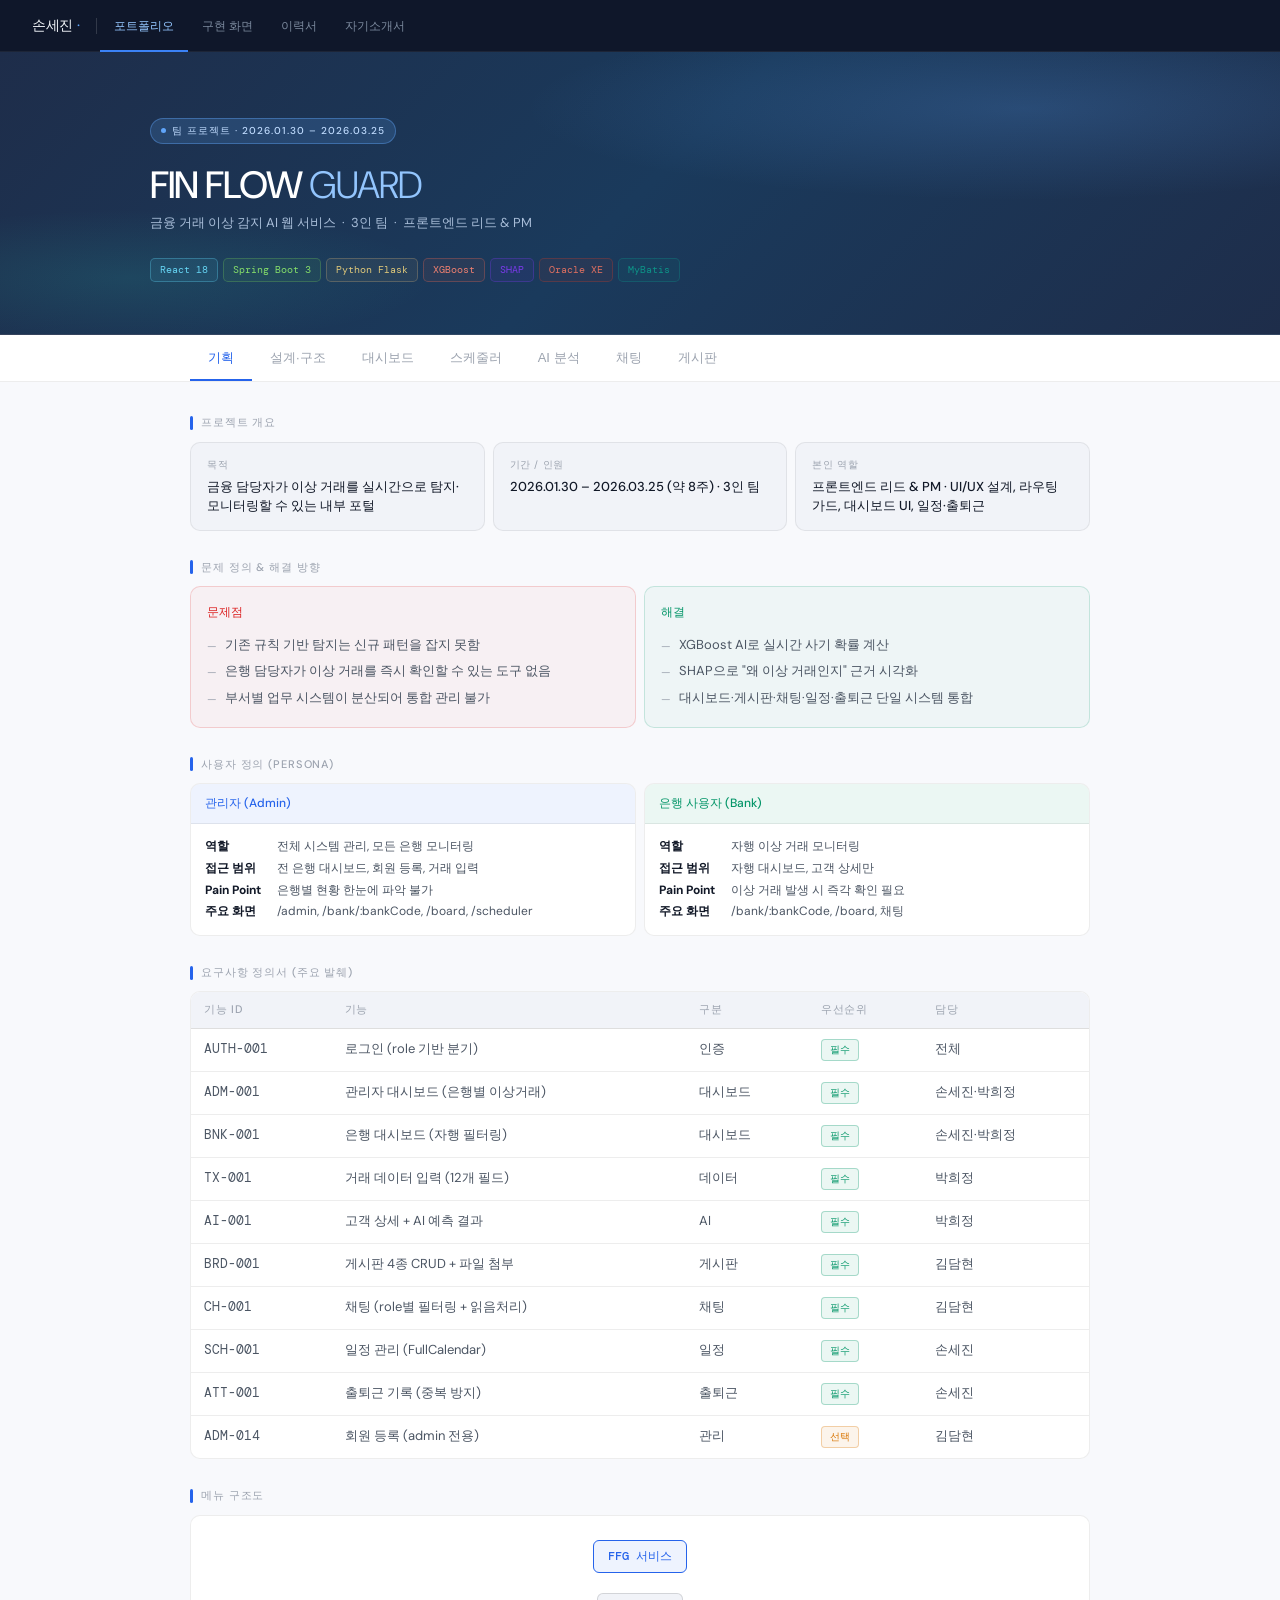
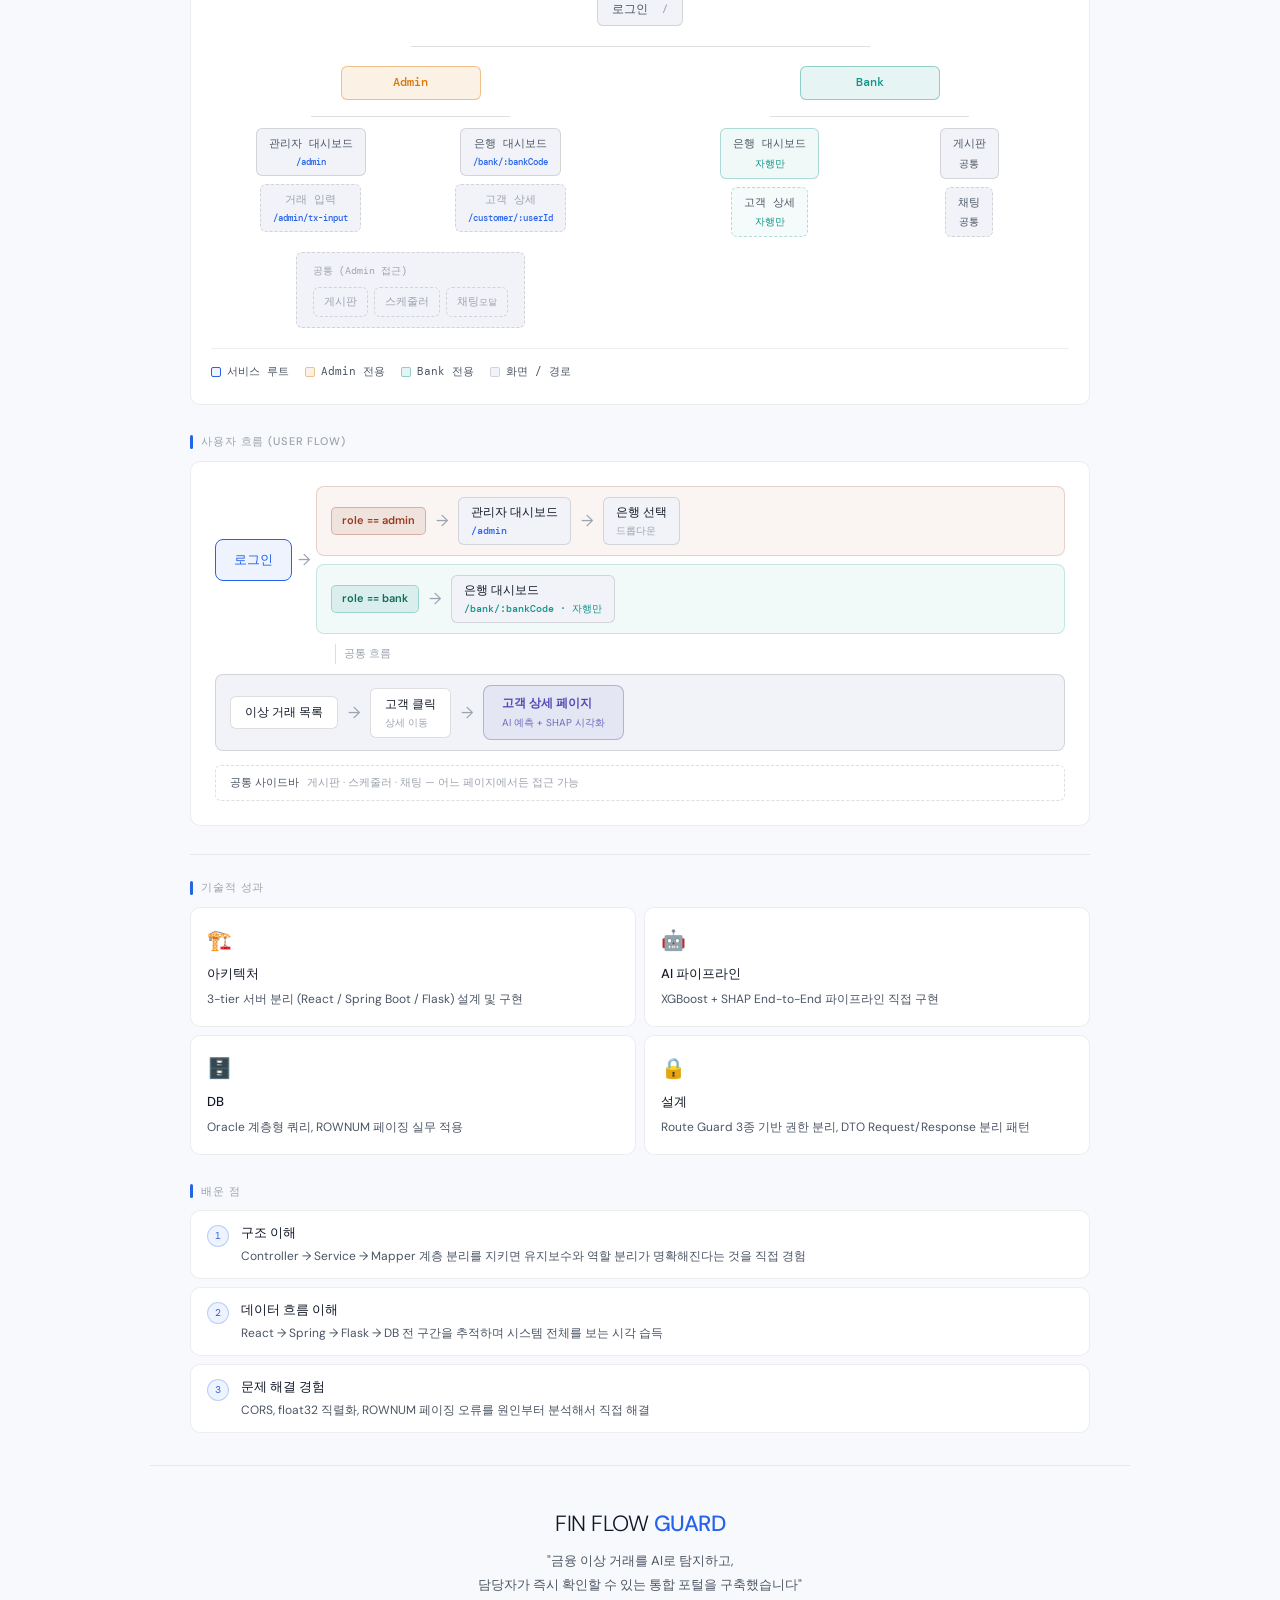
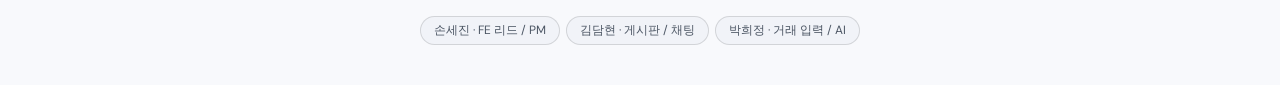
<file: index.html>
<!DOCTYPE html>
<html lang="ko">
<head>
<meta charset="UTF-8">
<meta name="viewport" content="width=device-width, initial-scale=1.0">
<title>손세진 · 포트폴리오</title>
<link rel="icon" type="image/svg+xml" href="assets/favicon.svg">
<link rel="stylesheet" href="assets/nav.css">
<style>

/* ── HERO ── */
.hero {
  position: relative; padding: 64px 40px 52px;
  overflow: hidden;
  background: linear-gradient(135deg, #1e2d4a 0%, #1a3a5c 50%, #1e2d4a 100%);
  border-bottom: 1px solid rgba(255,255,255,0.1);
}
.hero-wrap { max-width: 980px; margin: 0 auto; position: relative; }
.hero-bg {
  position: absolute; inset: 0; pointer-events: none;
  background:
    radial-gradient(ellipse 60% 50% at 80% 20%, rgba(96,165,250,0.2) 0%, transparent 65%),
    radial-gradient(ellipse 40% 40% at 10% 80%, rgba(45,212,191,0.12) 0%, transparent 60%);
}
.hero-tag {
  display: inline-flex; align-items: center; gap: 6px;
  font-size: 10px; font-weight: 500; letter-spacing: 0.1em;
  text-transform: uppercase; color: #bfdbfe;
  background: rgba(96,165,250,0.18); border: 0.5px solid rgba(96,165,250,0.4);
  padding: 4px 10px; border-radius: 99px; margin-bottom: 20px;
}
.hero-tag::before { content:''; width:5px; height:5px; border-radius:50%; background:#60a5fa; display:block; }
.hero h1 { font-size:38px; font-weight:300; letter-spacing:-1px; color:#e2eaf8; line-height:1.15; margin-bottom:6px; }
.hero h1 strong { font-weight:500; color:#ffffff; }
.hero h1 .hl { color:#93c5fd; }
.hero-sub { font-size:13px; color:#a8bdd8; margin-bottom:24px; }
.badges { display:flex; flex-wrap:wrap; gap:5px; }
.badge { font-family:var(--mono); font-size:10px; padding:3px 9px; border-radius:5px; border:0.5px solid; }
.b-react   { color:#67d6f5; border-color:rgba(97,218,251,0.3);  background:rgba(97,218,251,0.08); }
.b-spring  { color:#86e06a; border-color:rgba(109,195,87,0.3);  background:rgba(109,195,87,0.08); }
.b-flask   { color:#e0c97a; border-color:rgba(200,170,120,0.3); background:rgba(200,170,120,0.08); }
.b-xgb    { color:#f08070; border-color:rgba(230,100,80,0.3);  background:rgba(230,100,80,0.08); }
.b-oracle  { color:#e07060; border-color:rgba(200,60,40,0.3);   background:rgba(200,60,40,0.08); }
.b-shap   { color:var(--purple); border-color:rgba(124,58,237,0.3); background:var(--purple-dim); }
.b-mybatis { color:var(--teal);   border-color:rgba(13,148,136,0.3);  background:var(--teal-dim); }

/* ── SUB TAB NAV ── */
.sub-nav {
  background: var(--surface); border-bottom: 1px solid var(--border);
  padding: 0; display: flex; gap: 0;
  position: sticky; top: 52px; z-index: 100;
  overflow-x: auto;
}
.sub-nav::-webkit-scrollbar { display: none; }
.sub-nav-inner {
  display: flex; gap: 0;
  max-width: 980px; width: 100%; margin: 0 auto;
  padding: 0 40px;
}
.sub-tab {
  font-size: 13px; font-weight: 400; color: var(--text3);
  padding: 0 18px; height: 46px; line-height: 46px;
  border: none; background: none; cursor: pointer;
  border-bottom: 2px solid transparent;
  transition: color .15s, border-color .15s; white-space: nowrap;
  flex-shrink: 0;
}
.sub-tab:hover { color: var(--text2); }
.sub-tab.active { color: var(--accent); border-bottom-color: var(--accent); font-weight: 500; }

/* ── TAB PANEL ── */
.tab-panel { display: none; }
.tab-panel.active { display: block; }

/* ── CONTENT ── */
.content { padding: 32px 40px 0; max-width: 980px; margin: 0 auto; }

/* ── SEC ── */
.sec { margin-bottom: 28px; }
.sec-title {
  font-size: 11px; font-weight: 500; color: var(--text3);
  text-transform: uppercase; letter-spacing: 0.08em;
  margin-bottom: 10px; display: flex; align-items: center; gap: 8px;
}
.sec-title::before { content:''; display:block; width:3px; height:14px; border-radius:2px; background:var(--accent); flex-shrink:0; }

/* ── OV GRID ── */
.ov-grid { display:grid; grid-template-columns:repeat(3,1fr); gap:8px; }
.ov-card { background:var(--bg3); border:0.5px solid var(--border); border-radius:var(--radius); padding:14px 16px; }
.ov-label { font-size:10px; color:var(--text3); margin-bottom:4px; text-transform:uppercase; letter-spacing:0.06em; }
.ov-val   { font-size:13px; font-weight:500; color:var(--text); line-height:1.5; }

/* ── PS GRID ── */
.ps-grid { display:grid; grid-template-columns:1fr 1fr; gap:8px; }
.ps-card { border-radius:var(--radius); padding:16px; }
.ps-card.prob { background:rgba(220,38,38,0.04); border:0.5px solid rgba(220,38,38,0.18); }
.ps-card.sol  { background:rgba(5,150,105,0.04);  border:0.5px solid rgba(5,150,105,0.18); }
.ps-head { font-size:12px; font-weight:500; margin-bottom:10px; }
.ps-card.prob .ps-head { color:var(--red); }
.ps-card.sol  .ps-head { color:var(--green); }
.ps-item { font-size:13px; color:var(--text2); line-height:1.7; display:flex; gap:8px; padding:2px 0; }
.ps-item::before { content:'—'; color:var(--text3); flex-shrink:0; font-size:11px; margin-top:3px; }

/* ── PERSONA ── */
.persona-grid { display:grid; grid-template-columns:1fr 1fr; gap:8px; }
.persona-card { background:var(--surface); border:0.5px solid var(--border); border-radius:var(--radius); overflow:hidden; }
.persona-head { padding:10px 14px; font-size:12px; font-weight:500; border-bottom:0.5px solid var(--border); display:flex; align-items:center; gap:8px; }
.persona-head.admin { color:var(--accent); background:var(--accent-dim); }
.persona-head.bank  { color:var(--green);  background:var(--green-dim); }
.persona-body { padding:12px 14px; }
.persona-row { font-size:12px; color:var(--text2); line-height:1.8; display:flex; gap:8px; }
.persona-row strong { color:var(--text); min-width:64px; flex-shrink:0; }

/* ── TREE ── */
.tree-wrap { background:var(--surface); border:0.5px solid var(--border); border-radius:var(--radius); padding:18px 22px; font-family:var(--mono); font-size:12px; color:var(--text2); line-height:2.1; }
.t-root  { color:var(--accent); font-weight:500; }
.t-admin { color:var(--amber); }
.t-bank  { color:var(--green); }
.t-sub   { color:var(--text3); }

/* ── FLOW ── */
.flow-wrap { background:var(--surface); border:0.5px solid var(--border); border-radius:var(--radius); padding:20px; overflow-x:auto; }
.flow-row { display:flex; align-items:center; gap:0; flex-wrap:nowrap; margin-bottom:8px; }
.flow-row:last-of-type { margin-bottom:0; }
.flow-box { background:var(--bg3); border:0.5px solid var(--border2); border-radius:var(--radius-sm); padding:7px 13px; font-size:12px; color:var(--text); white-space:nowrap; flex-shrink:0; }
.flow-box.acc { border-color:rgba(37,99,235,0.4); color:var(--accent); }
.flow-box.grn { border-color:rgba(5,150,105,0.4);  color:var(--green); }
.flow-box.pur { border-color:rgba(124,58,237,0.4); color:var(--purple); }
.flow-arrow { font-size:12px; color:var(--text3); padding:0 7px; flex-shrink:0; }
.flow-note  { font-size:11px; color:var(--text3); margin-top:10px; }

/* ── TABLE ── */
.tbl-wrap { background:var(--surface); border:0.5px solid var(--border); border-radius:var(--radius); overflow:hidden; }
.tbl { width:100%; border-collapse:collapse; }
.tbl th { font-size:11px; font-weight:500; color:var(--text3); text-transform:uppercase; letter-spacing:0.07em; padding:9px 13px; text-align:left; border-bottom:0.5px solid var(--border2); background:var(--bg3); }
.tbl td { padding:10px 13px; font-size:13px; color:var(--text2); border-bottom:0.5px solid var(--border); vertical-align:top; }
.tbl tr:last-child td { border-bottom:none; }
.td-mono { font-family:var(--mono); font-size:11px; color:var(--accent); }
.td-sm   { font-size:11px; color:var(--text3); }

/* ── ARCH ── */
.arch-3tier { display:grid; grid-template-columns:1fr 36px 1fr 36px 1fr; align-items:center; gap:0; margin-bottom:14px; }
.arch-box { border-radius:var(--radius); padding:14px; text-align:center; }
.arch-box .ab-name { font-size:13px; font-weight:500; margin-bottom:3px; }
.arch-box .ab-port { font-family:var(--mono); font-size:10px; color:var(--text3); }
.arch-box .ab-desc { font-size:11px; color:var(--text3); margin-top:4px; }
.ab-react  { background:rgba(97,218,251,0.08); border:0.5px solid rgba(97,218,251,0.25); } .ab-react .ab-name  { color:#38bcd4; }
.ab-spring { background:rgba(109,195,87,0.08); border:0.5px solid rgba(109,195,87,0.25); } .ab-spring .ab-name { color:#5aaa3a; }
.ab-flask  { background:rgba(200,170,120,0.08);border:0.5px solid rgba(200,170,120,0.25);} .ab-flask .ab-name  { color:#c4a050; }
.arch-arrow-col { text-align:center; font-size:16px; color:var(--text3); opacity:0.4; }
.arch-db-row { text-align:center; }
.arch-db { display:inline-flex; align-items:center; gap:10px; background:rgba(200,60,40,0.06); border:0.5px solid rgba(200,60,40,0.22); border-radius:var(--radius-sm); padding:8px 24px; }
.db-name   { font-size:13px; font-weight:500; color:#c06050; }
.db-detail { font-family:var(--mono); font-size:10px; color:var(--text3); }
.arch-db-up { text-align:center; font-size:12px; color:var(--text3); opacity:0.4; margin:6px 0; }
.cors-note { margin-top:12px; padding:9px 13px; background:rgba(37,99,235,0.05); border:0.5px solid rgba(37,99,235,0.18); border-radius:var(--radius-sm); font-size:12px; color:var(--text2); font-family:var(--mono); }

/* ── DATA FLOW ── */
.df-list { display:flex; flex-direction:column; }
.df-step { display:grid; grid-template-columns:32px 1fr; gap:12px; align-items:start; padding:10px 0; border-bottom:0.5px solid var(--border); }
.df-step:last-child { border-bottom:none; }
.df-num { width:22px; height:22px; border-radius:50%; background:var(--accent-dim); border:0.5px solid rgba(37,99,235,0.25); display:flex; align-items:center; justify-content:center; font-family:var(--mono); font-size:10px; color:var(--accent); flex-shrink:0; margin-top:2px; }
.df-label { font-size:13px; font-weight:500; color:var(--text); margin-bottom:3px; }
.df-desc  { font-size:12px; color:var(--text2); line-height:1.6; }
.df-desc code { font-family:var(--mono); font-size:11px; background:var(--bg3); padding:1px 5px; border-radius:3px; color:var(--accent); }

/* ── BADGES ── */
.badge-yes  { display:inline-block; font-size:10px; padding:2px 8px; border-radius:4px; background:var(--green-dim); color:var(--green); border:0.5px solid rgba(5,150,105,0.3); }
.badge-no   { display:inline-block; font-size:10px; padding:2px 8px; border-radius:4px; background:var(--red-dim);   color:var(--red);   border:0.5px solid rgba(220,38,38,0.3); }
.badge-part { display:inline-block; font-size:10px; padding:2px 8px; border-radius:4px; background:var(--amber-dim); color:var(--amber); border:0.5px solid rgba(217,119,6,0.3); }

/* ── METHOD ── */
.method { font-family:var(--mono); font-size:10px; padding:2px 6px; border-radius:4px; font-weight:500; display:inline-block; }
.m-get  { background:rgba(5,150,105,0.1);  color:var(--green); }
.m-post { background:rgba(37,99,235,0.1);  color:var(--accent); }
.m-put  { background:rgba(217,119,6,0.1);  color:var(--amber); }
.m-del  { background:rgba(220,38,38,0.1);  color:var(--red); }
.api-path { font-family:var(--mono); font-size:11px; color:var(--text); }

/* ── MVC ── */
.mvc-row { display:grid; grid-template-columns:repeat(5,1fr); gap:6px; }
.mvc-box { background:var(--surface); border:0.5px solid var(--border); border-radius:var(--radius); padding:12px; text-align:center; }
.mvc-name { font-size:13px; font-weight:500; color:var(--text); margin-bottom:5px; }
.mvc-desc { font-size:11px; color:var(--text3); line-height:1.5; }
.mvc-box.c1 { border-color:rgba(97,218,251,0.3); } .mvc-box.c1 .mvc-name { color:#38bcd4; }
.mvc-box.c2 { border-color:rgba(37,99,235,0.3);  } .mvc-box.c2 .mvc-name { color:var(--accent); }
.mvc-box.c3 { border-color:rgba(217,119,6,0.3);  } .mvc-box.c3 .mvc-name { color:var(--amber); }
.mvc-box.c4 { border-color:rgba(124,58,237,0.3); } .mvc-box.c4 .mvc-name { color:var(--purple); }
.mvc-box.c5 { border-color:rgba(200,60,40,0.3);  } .mvc-box.c5 .mvc-name { color:#c06050; }

/* ── DTO ── */
.dto-grid { display:grid; grid-template-columns:1fr 1fr; gap:8px; }
.dto-card { background:var(--surface); border:0.5px solid var(--border); border-radius:var(--radius); overflow:hidden; }
.dto-head { padding:10px 14px; font-size:12px; font-weight:500; border-bottom:0.5px solid var(--border); }
.dto-head.req { color:var(--accent); background:var(--accent-dim); }
.dto-head.res { color:var(--green);  background:var(--green-dim); }
.dto-body { padding:10px 14px; }
.dto-field { font-family:var(--mono); font-size:11px; color:var(--text2); padding:4px 0; display:flex; justify-content:space-between; border-bottom:0.5px solid var(--border); }
.dto-field:last-child { border-bottom:none; }
.dto-field .dfn { color:var(--text); }
.dto-field .dft { color:var(--text3); }

/* ── FEATURE CARD (희정씨 스타일) ── */
.feat-card {
  background: var(--surface); border: 0.5px solid var(--border);
  border-radius: var(--radius); overflow: hidden; margin-bottom: 12px;
}
.feat-card:last-child { margin-bottom: 0; }
.feat-card-header {
  padding: 13px 18px; border-bottom: 0.5px solid var(--border);
  display: flex; align-items: flex-start; justify-content: space-between; gap: 12px;
}
.feat-card-header-left { flex: 1; }
.feat-card-id   { font-family:var(--mono); font-size:10px; color:var(--text3); margin-bottom:4px; }
.feat-card-title { font-size:14px; font-weight:500; color:var(--text); line-height:1.4; }
.pri-badge { font-size:10px; padding:3px 9px; border-radius:4px; white-space:nowrap; flex-shrink:0; margin-top:2px; }
.pri-high { background:var(--red-dim); color:var(--red); border:0.5px solid rgba(220,38,38,0.3); }
.pri-mid  { background:var(--amber-dim); color:var(--amber); border:0.5px solid rgba(217,119,6,0.3); }
.feat-card-body { padding: 16px 18px; }

/* 구현 내용 리스트 */
.impl-list { list-style:none; margin-bottom:14px; }
.impl-list li {
  font-size:13px; color:var(--text2); line-height:1.7;
  padding:4px 0 4px 16px; position:relative; border-bottom:0.5px solid var(--border);
}
.impl-list li:last-child { border-bottom:none; }
.impl-list li::before { content:'·'; position:absolute; left:2px; color:var(--accent); font-weight:700; }

/* 서브 레이블 */
.sub-label {
  font-size:10px; font-weight:500; color:var(--text3);
  text-transform:uppercase; letter-spacing:0.07em;
  margin: 14px 0 8px; display:flex; align-items:center; gap:6px;
}
.sub-label::before { content:''; width:2px; height:10px; border-radius:1px; background:var(--accent); display:block; }

/* 기술 포인트 리스트 */
.tech-list { list-style:none; margin-bottom:0; }
.tech-list li {
  font-size:12px; color:var(--text2); line-height:1.6;
  padding:3px 0 3px 14px; position:relative;
}
.tech-list li::before { content:'▸'; position:absolute; left:0; color:var(--accent); font-size:9px; top:5px; }

/* 요구사항 칩 */
.req-chips { display:flex; flex-wrap:wrap; gap:5px; }
.req-chip {
  font-family:var(--mono); font-size:10px; padding:2px 8px; border-radius:4px;
  background:var(--accent-dim); color:var(--accent); border:0.5px solid rgba(37,99,235,0.25);
}
.req-chip.grn { background:var(--green-dim); color:var(--green); border-color:rgba(5,150,105,0.25); }
.req-chip.amb { background:var(--amber-dim); color:var(--amber); border-color:rgba(217,119,6,0.25); }
.req-chip.pur { background:var(--purple-dim); color:var(--purple); border-color:rgba(124,58,237,0.25); }
.req-chip.tel { background:var(--teal-dim); color:var(--teal); border-color:rgba(13,148,136,0.25); }

/* ── TROUBLE (희정씨 스타일 2컬럼) ── */
.trouble-card {
  background:var(--surface); border:0.5px solid var(--border);
  border-radius:var(--radius); padding:16px 18px; margin-bottom:8px;
  display:grid; grid-template-columns:44px 1fr; gap:14px; align-items:start;
}
.trouble-card:last-child { margin-bottom:0; }
.trouble-num {
  width:36px; height:36px; border-radius:var(--radius-sm);
  background:var(--amber-dim); border:0.5px solid rgba(217,119,6,0.3);
  display:flex; align-items:center; justify-content:center;
  font-family:var(--mono); font-size:12px; font-weight:500; color:var(--amber);
  flex-shrink:0;
}
.trouble-title { font-size:13px; font-weight:500; color:var(--text); margin-bottom:10px; }
.trouble-row { display:grid; grid-template-columns:1fr 1fr; gap:8px; }
.trouble-box { border-radius:var(--radius-sm); padding:10px 12px; font-size:12px; color:var(--text2); line-height:1.6; }
.trouble-box.problem { background:var(--red-dim); border:0.5px solid rgba(220,38,38,0.18); }
.trouble-box.solution { background:var(--green-dim); border:0.5px solid rgba(5,150,105,0.18); }
.trouble-box-label { font-size:10px; font-weight:500; text-transform:uppercase; letter-spacing:0.06em; margin-bottom:5px; }
.trouble-box.problem .trouble-box-label  { color:var(--red); }
.trouble-box.solution .trouble-box-label { color:var(--green); }

/* ── RESULT GRID ── */
.result-grid { display:grid; grid-template-columns:repeat(3,1fr); gap:8px; }
.result-card { background:var(--surface); border:0.5px solid var(--border); border-radius:var(--radius); padding:16px; }
.result-emoji { font-size:20px; margin-bottom:8px; }
.result-title { font-size:13px; font-weight:500; color:var(--text); margin-bottom:6px; }
.result-desc  { font-size:12px; color:var(--text2); line-height:1.6; }

/* ── AI ── */
.weight-badge { font-family:var(--mono); font-size:10px; padding:2px 7px; border-radius:4px; background:var(--amber-dim); color:var(--amber); border:0.5px solid rgba(217,119,6,0.3); }
.weight-high  { background:var(--red-dim); color:var(--red); border-color:rgba(220,38,38,0.3); }
.shap-wrap { background:var(--surface); border:0.5px solid var(--border); border-radius:var(--radius); padding:18px; }
.shap-row { display:flex; align-items:center; gap:10px; margin-bottom:9px; }
.shap-feat { font-size:12px; color:var(--text2); width:72px; text-align:right; flex-shrink:0; }
.shap-bar-wrap { flex:1; height:14px; background:var(--bg3); border-radius:3px; overflow:hidden; }
.shap-bar { height:100%; border-radius:3px; }
.bar-pos { background:rgba(220,38,38,0.5); }
.bar-neg { background:rgba(37,99,235,0.5); }
.shap-val { font-family:var(--mono); font-size:11px; width:42px; flex-shrink:0; }
.shap-pos { color:var(--red); }
.shap-neg { color:var(--accent); }
.shap-legend { display:flex; gap:16px; margin-top:10px; font-size:11px; color:var(--text3); }
.shap-legend span { display:flex; align-items:center; gap:5px; }
.shap-dot { width:8px; height:8px; border-radius:2px; }

/* ── CLOSING ── */
.closing { text-align:center; padding:40px 20px; border-top:1px solid var(--border); margin-top:32px; max-width:980px; margin-left:auto; margin-right:auto; }
.closing h2 { font-size:22px; font-weight:300; color:var(--text); margin-bottom:8px; letter-spacing:-0.5px; }
.closing h2 span { color:var(--accent); font-weight:500; }
.closing p { font-size:13px; color:var(--text2); margin-bottom:20px; line-height:1.8; }
.team-chips { display:flex; justify-content:center; gap:6px; flex-wrap:wrap; }
.team-chip { font-size:12px; padding:4px 13px; border-radius:99px; background:var(--bg3); border:0.5px solid var(--border2); color:var(--text2); }
.div { height:1px; background:var(--border); margin:24px 0; }

/* ── RESPONSIVE ── */
@media(max-width:768px){
  .hero { padding:44px 20px 36px; }
  .hero h1 { font-size:28px; }
  .sub-nav { padding:0 16px; }
  .content { padding:24px 16px 0; }
  .ov-grid { grid-template-columns:1fr; }
  .ps-grid { grid-template-columns:1fr; }
  .persona-grid { grid-template-columns:1fr; }
  .arch-3tier { grid-template-columns:1fr; gap:6px; }
  .arch-arrow-col { display:none; }
  .mvc-row { grid-template-columns:1fr 1fr; gap:6px; }
  .dto-grid { grid-template-columns:1fr; }
  .trouble-row { grid-template-columns:1fr; }
  .result-grid { grid-template-columns:1fr; }
}
</style>
</head>
<body>

<nav class="nav">
  <a href="index.html" class="nav-brand">손세진 <span>·</span></a>
  <div class="nav-sep"></div>
  <ul>
    <li><a href="index.html" class="active">포트폴리오</a></li>
    <li><a href="screens.html">구현 화면</a></li>
    <li><a href="resume.html">이력서</a></li>
    <li><a href="cover-letter.html">자기소개서</a></li>
  </ul>
</nav>

<div class="page">

  <!-- HERO -->
  <div class="hero">
    <div class="hero-bg"></div>
    <div class="hero-wrap">
    <div class="hero-tag">팀 프로젝트 · 2026.01.30 – 2026.03.25</div>
    <h1><strong>FIN FLOW</strong> <span class="hl">GUARD</span></h1>
    <div class="hero-sub">금융 거래 이상 감지 AI 웹 서비스 &nbsp;·&nbsp; 3인 팀 &nbsp;·&nbsp; 프론트엔드 리드 &amp; PM</div>
    <div class="badges">
      <span class="badge b-react">React 18</span>
      <span class="badge b-spring">Spring Boot 3</span>
      <span class="badge b-flask">Python Flask</span>
      <span class="badge b-xgb">XGBoost</span>
      <span class="badge b-shap">SHAP</span>
      <span class="badge b-oracle">Oracle XE</span>
      <span class="badge b-mybatis">MyBatis</span>
    </div>
    </div>
  </div>

  <!-- 서브 탭 네비 -->
  <div class="sub-nav">
    <div class="sub-nav-inner">
    <button class="sub-tab active" onclick="switchTab('plan',this)">기획</button>
    <button class="sub-tab" onclick="switchTab('arch',this)">설계·구조</button>
    <button class="sub-tab" onclick="switchTab('dashboard',this)">대시보드</button>
    <button class="sub-tab" onclick="switchTab('scheduler',this)">스케줄러</button>
    <button class="sub-tab" onclick="switchTab('ai',this)">AI 분석</button>
    <button class="sub-tab" onclick="switchTab('chat',this)">채팅</button>
    <button class="sub-tab" onclick="switchTab('board',this)">게시판</button>
    </div>
  </div>

  <!-- ═══════════════════════════════
       TAB 1: 기획
  ═══════════════════════════════ -->
  <div id="tab-plan" class="tab-panel active">
    <div class="content">

      <div class="sec">
        <div class="sec-title">프로젝트 개요</div>
        <div class="ov-grid">
          <div class="ov-card"><div class="ov-label">목적</div><div class="ov-val">금융 담당자가 이상 거래를 실시간으로 탐지·모니터링할 수 있는 내부 포털</div></div>
          <div class="ov-card"><div class="ov-label">기간 / 인원</div><div class="ov-val">2026.01.30 – 2026.03.25 (약 8주) · 3인 팀</div></div>
          <div class="ov-card"><div class="ov-label">본인 역할</div><div class="ov-val">프론트엔드 리드 &amp; PM · UI/UX 설계, 라우팅 가드, 대시보드 UI, 일정·출퇴근</div></div>
        </div>
      </div>

      <div class="sec">
        <div class="sec-title">문제 정의 &amp; 해결 방향</div>
        <div class="ps-grid">
          <div class="ps-card prob">
            <div class="ps-head">문제점</div>
            <div class="ps-item">기존 규칙 기반 탐지는 신규 패턴을 잡지 못함</div>
            <div class="ps-item">은행 담당자가 이상 거래를 즉시 확인할 수 있는 도구 없음</div>
            <div class="ps-item">부서별 업무 시스템이 분산되어 통합 관리 불가</div>
          </div>
          <div class="ps-card sol">
            <div class="ps-head">해결</div>
            <div class="ps-item">XGBoost AI로 실시간 사기 확률 계산</div>
            <div class="ps-item">SHAP으로 "왜 이상 거래인지" 근거 시각화</div>
            <div class="ps-item">대시보드·게시판·채팅·일정·출퇴근 단일 시스템 통합</div>
          </div>
        </div>
      </div>

      <div class="sec">
        <div class="sec-title">사용자 정의 (Persona)</div>
        <div class="persona-grid">
          <div class="persona-card">
            <div class="persona-head admin">관리자 (Admin)</div>
            <div class="persona-body">
              <div class="persona-row"><strong>역할</strong>전체 시스템 관리, 모든 은행 모니터링</div>
              <div class="persona-row"><strong>접근 범위</strong>전 은행 대시보드, 회원 등록, 거래 입력</div>
              <div class="persona-row"><strong>Pain Point</strong>은행별 현황 한눈에 파악 불가</div>
              <div class="persona-row"><strong>주요 화면</strong>/admin, /bank/:bankCode, /board, /scheduler</div>
            </div>
          </div>
          <div class="persona-card">
            <div class="persona-head bank">은행 사용자 (Bank)</div>
            <div class="persona-body">
              <div class="persona-row"><strong>역할</strong>자행 이상 거래 모니터링</div>
              <div class="persona-row"><strong>접근 범위</strong>자행 대시보드, 고객 상세만</div>
              <div class="persona-row"><strong>Pain Point</strong>이상 거래 발생 시 즉각 확인 필요</div>
              <div class="persona-row"><strong>주요 화면</strong>/bank/:bankCode, /board, 채팅</div>
            </div>
          </div>
        </div>
      </div>

      <div class="sec">
        <div class="sec-title">요구사항 정의서 (주요 발췌)</div>
        <div class="tbl-wrap">
          <table class="tbl">
            <tr><th>기능 ID</th><th>기능</th><th>구분</th><th>우선순위</th><th>담당</th></tr>
            <tr><td class="td-mono">AUTH-001</td><td>로그인 (role 기반 분기)</td><td class="td-sm">인증</td><td><span class="badge-yes">필수</span></td><td class="td-sm">전체</td></tr>
            <tr><td class="td-mono">ADM-001</td><td>관리자 대시보드 (은행별 이상거래)</td><td class="td-sm">대시보드</td><td><span class="badge-yes">필수</span></td><td class="td-sm">손세진·박희정</td></tr>
            <tr><td class="td-mono">BNK-001</td><td>은행 대시보드 (자행 필터링)</td><td class="td-sm">대시보드</td><td><span class="badge-yes">필수</span></td><td class="td-sm">손세진·박희정</td></tr>
            <tr><td class="td-mono">TX-001</td><td>거래 데이터 입력 (12개 필드)</td><td class="td-sm">데이터</td><td><span class="badge-yes">필수</span></td><td class="td-sm">박희정</td></tr>
            <tr><td class="td-mono">AI-001</td><td>고객 상세 + AI 예측 결과</td><td class="td-sm">AI</td><td><span class="badge-yes">필수</span></td><td class="td-sm">박희정</td></tr>
            <tr><td class="td-mono">BRD-001</td><td>게시판 4종 CRUD + 파일 첨부</td><td class="td-sm">게시판</td><td><span class="badge-yes">필수</span></td><td class="td-sm">김담현</td></tr>
            <tr><td class="td-mono">CH-001</td><td>채팅 (role별 필터링 + 읽음처리)</td><td class="td-sm">채팅</td><td><span class="badge-yes">필수</span></td><td class="td-sm">김담현</td></tr>
            <tr><td class="td-mono">SCH-001</td><td>일정 관리 (FullCalendar)</td><td class="td-sm">일정</td><td><span class="badge-yes">필수</span></td><td class="td-sm">손세진</td></tr>
            <tr><td class="td-mono">ATT-001</td><td>출퇴근 기록 (중복 방지)</td><td class="td-sm">출퇴근</td><td><span class="badge-yes">필수</span></td><td class="td-sm">손세진</td></tr>
            <tr><td class="td-mono">ADM-014</td><td>회원 등록 (admin 전용)</td><td class="td-sm">관리</td><td><span class="badge-part">선택</span></td><td class="td-sm">김담현</td></tr>
          </table>
        </div>
      </div>

      <div class="sec">
        <div class="sec-title">메뉴 구조도</div>
        <div style="overflow-x:auto;background:var(--surface);border:0.5px solid var(--border);border-radius:var(--radius);padding:24px 20px">
          <div style="min-width:700px;font-size:12px;font-family:var(--mono)">

            <!-- FFG 서비스 -->
            <div style="display:flex;flex-direction:column;align-items:center;gap:0">
              <div style="display:inline-flex;align-items:center;justify-content:center;padding:6px 14px;border-radius:6px;font-size:12px;font-weight:500;white-space:nowrap;background:var(--accent-dim);border:1px solid var(--accent);color:var(--accent)">FFG 서비스</div>
              <div style="height:20px"></div>
              <div style="display:inline-flex;align-items:center;justify-content:center;padding:6px 14px;border-radius:6px;font-size:12px;font-weight:500;white-space:nowrap;background:var(--bg3);border:0.5px solid var(--border2);color:var(--text2)">로그인 &nbsp;<span style="color:var(--text3);font-size:10px">/</span></div>
              <div style="height:20px"></div>

              <!-- Admin / Bank 수평 분기 -->
              <div style="display:flex;align-items:flex-start;gap:0;width:100%">
                <!-- Admin 측 -->
                <div style="flex:1;display:flex;flex-direction:column;align-items:center">
                  <div style="height:0.5px;width:50%;background:var(--border2);margin-left:50%"></div>
                  <div style="height:20px"></div>
                  <div style="display:inline-flex;align-items:center;justify-content:center;padding:6px 14px;border-radius:6px;font-size:12px;font-weight:500;white-space:nowrap;min-width:140px;background:rgba(217,119,6,0.1);border:1px solid rgba(217,119,6,0.4);color:var(--amber)">Admin</div>
                  <div style="height:16px"></div>
                  <!-- Admin 하위 분기 -->
                  <div style="display:flex;align-items:flex-start;justify-content:center;width:100%;gap:0">
                    <!-- 관리자 대시보드 -->
                    <div style="flex:1;display:flex;flex-direction:column;align-items:center">
                      <div style="height:0.5px;width:50%;background:var(--border2);margin-left:50%"></div>
                      <div style="height:12px"></div>
                      <div style="display:inline-flex;flex-direction:column;align-items:center;justify-content:center;padding:6px 12px;border-radius:6px;font-size:11px;font-weight:500;white-space:nowrap;gap:2px;background:var(--bg3);border:0.5px solid var(--border2);color:var(--text2)">
                        <span>관리자 대시보드</span>
                        <span style="color:var(--accent);font-family:var(--mono);font-size:9px">/admin</span>
                      </div>
                      <div style="height:8px"></div>
                      <div style="display:inline-flex;flex-direction:column;align-items:center;justify-content:center;padding:6px 12px;border-radius:6px;font-size:11px;font-weight:500;white-space:nowrap;gap:2px;background:var(--bg3);border:0.5px dashed var(--border2);color:var(--text3)">
                        <span>거래 입력</span>
                        <span style="color:var(--accent);font-family:var(--mono);font-size:9px">/admin/tx-input</span>
                      </div>
                    </div>
                    <!-- 은행 대시보드 (Admin) -->
                    <div style="flex:1;display:flex;flex-direction:column;align-items:center">
                      <div style="height:0.5px;width:50%;background:var(--border2);margin-right:50%"></div>
                      <div style="height:12px"></div>
                      <div style="display:inline-flex;flex-direction:column;align-items:center;justify-content:center;padding:6px 12px;border-radius:6px;font-size:11px;font-weight:500;white-space:nowrap;gap:2px;background:var(--bg3);border:0.5px solid var(--border2);color:var(--text2)">
                        <span>은행 대시보드</span>
                        <span style="color:var(--accent);font-family:var(--mono);font-size:9px">/bank/:bankCode</span>
                      </div>
                      <div style="height:8px"></div>
                      <div style="display:inline-flex;flex-direction:column;align-items:center;justify-content:center;padding:6px 12px;border-radius:6px;font-size:11px;font-weight:500;white-space:nowrap;gap:2px;background:var(--bg3);border:0.5px dashed var(--border2);color:var(--text3)">
                        <span>고객 상세</span>
                        <span style="color:var(--accent);font-family:var(--mono);font-size:9px">/customer/:userId</span>
                      </div>
                    </div>
                  </div>
                  <!-- 공통 메뉴 점선 -->
                  <div style="height:16px" style="border-left:1px dashed var(--border2)"></div>
                  <div style="display:flex;flex-direction:column;gap:6px;align-items:flex-start;padding:10px 16px;background:var(--bg3);border:0.5px dashed var(--border2);border-radius:6px;margin-top:4px">
                    <span style="font-size:10px;color:var(--text3);margin-bottom:2px">공통 (Admin 접근)</span>
                    <div style="display:flex;gap:6px">
                      <span style="display:inline-flex;align-items:center;justify-content:center;padding:5px 10px;border-radius:6px;font-size:11px;font-weight:500;white-space:nowrap;background:var(--bg3);border:0.5px dashed var(--border2);color:var(--text3)">게시판</span>
                      <span style="display:inline-flex;align-items:center;justify-content:center;padding:5px 10px;border-radius:6px;font-size:11px;font-weight:500;white-space:nowrap;background:var(--bg3);border:0.5px dashed var(--border2);color:var(--text3)">스케줄러</span>
                      <span style="display:inline-flex;align-items:center;justify-content:center;padding:5px 10px;border-radius:6px;font-size:11px;font-weight:500;white-space:nowrap;background:var(--bg3);border:0.5px dashed var(--border2);color:var(--text3)">채팅 <span style="color:var(--text3);font-size:9px">모달</span></span>
                    </div>
                  </div>
                </div>

                <!-- 중앙 분기선 -->
                <div style="width:60px;display:flex;flex-direction:column;align-items:center">
                  <div style="height:0.5px;width:100%;background:var(--border2)"></div>
                </div>

                <!-- Bank 측 -->
                <div style="flex:1;display:flex;flex-direction:column;align-items:center">
                  <div style="height:0.5px;width:50%;background:var(--border2);margin-right:50%"></div>
                  <div style="height:20px"></div>
                  <div style="display:inline-flex;align-items:center;justify-content:center;padding:6px 14px;border-radius:6px;font-size:12px;font-weight:500;white-space:nowrap;min-width:140px;background:rgba(13,148,136,0.1);border:1px solid rgba(13,148,136,0.4);color:var(--teal)">Bank</div>
                  <div style="height:16px"></div>
                  <!-- Bank 하위 분기 -->
                  <div style="display:flex;align-items:flex-start;justify-content:center;width:100%;gap:0">
                    <div style="flex:1;display:flex;flex-direction:column;align-items:center">
                      <div style="height:0.5px;width:50%;background:var(--border2);margin-left:50%"></div>
                      <div style="height:12px"></div>
                      <div style="display:inline-flex;flex-direction:column;align-items:center;justify-content:center;padding:6px 12px;border-radius:6px;font-size:11px;font-weight:500;white-space:nowrap;gap:3px;background:rgba(13,148,136,0.06);border:0.5px solid rgba(13,148,136,0.3);color:var(--text2)">
                        <span>은행 대시보드</span>
                        <span style="color:var(--teal);font-family:var(--mono);font-size:10px;font-weight:500">자행만</span>
                      </div>
                      <div style="height:8px"></div>
                      <div style="display:inline-flex;flex-direction:column;align-items:center;justify-content:center;padding:6px 12px;border-radius:6px;font-size:11px;font-weight:500;white-space:nowrap;gap:3px;background:rgba(13,148,136,0.04);border:0.5px dashed rgba(13,148,136,0.3);color:var(--text2)">
                        <span>고객 상세</span>
                        <span style="color:var(--teal);font-family:var(--mono);font-size:10px;font-weight:500">자행만</span>
                      </div>
                    </div>
                    <div style="flex:1;display:flex;flex-direction:column;align-items:center">
                      <div style="height:0.5px;width:50%;background:var(--border2);margin-right:50%"></div>
                      <div style="height:12px"></div>
                      <div style="display:inline-flex;flex-direction:column;align-items:center;justify-content:center;padding:6px 12px;border-radius:6px;font-size:11px;font-weight:500;white-space:nowrap;gap:3px;background:var(--bg3);border:0.5px solid var(--border2);color:var(--text2)">
                        <span>게시판</span>
                        <span style="color:var(--text2);font-size:10px;font-weight:500">공통</span>
                      </div>
                      <div style="height:8px"></div>
                      <div style="display:inline-flex;flex-direction:column;align-items:center;justify-content:center;padding:6px 12px;border-radius:6px;font-size:11px;font-weight:500;white-space:nowrap;gap:3px;background:var(--bg3);border:0.5px dashed var(--border2);color:var(--text2)">
                        <span>채팅</span>
                        <span style="color:var(--text2);font-size:10px;font-weight:500">공통</span>
                      </div>
                    </div>
                  </div>
                </div>
              </div>

            </div>

            <!-- 범례 -->
            <div style="display:flex;gap:16px;margin-top:20px;padding-top:14px;border-top:0.5px solid var(--border)">
              <div style="display:flex;align-items:center;gap:6px;font-size:11px;color:var(--text2)"><div style="width:10px;height:10px;border-radius:2px;background:var(--accent-dim);border:1px solid var(--accent)"></div>서비스 루트</div>
              <div style="display:flex;align-items:center;gap:6px;font-size:11px;color:var(--text2)"><div style="width:10px;height:10px;border-radius:2px;background:rgba(217,119,6,0.1);border:1px solid rgba(217,119,6,0.4)"></div>Admin 전용</div>
              <div style="display:flex;align-items:center;gap:6px;font-size:11px;color:var(--text2)"><div style="width:10px;height:10px;border-radius:2px;background:rgba(13,148,136,0.1);border:1px solid rgba(13,148,136,0.4)"></div>Bank 전용</div>
              <div style="display:flex;align-items:center;gap:6px;font-size:11px;color:var(--text2)"><div style="width:10px;height:10px;border-radius:2px;background:var(--bg3);border:0.5px solid var(--border2)"></div>화면 / 경로</div>
            </div>
          </div>
        </div>
      </div>

      <div class="sec">
        <div class="sec-title">사용자 흐름 (User Flow)</div>
        <div style="background:var(--surface);border:0.5px solid var(--border);border-radius:var(--radius);padding:24px;overflow-x:auto">
          <div style="min-width:660px;display:flex;flex-direction:column;gap:0">

            <!-- 상단: 로그인 → role 분기 → 대시보드 -->
            <div style="display:flex;align-items:stretch;gap:0;margin-bottom:0">

              <!-- 로그인 -->
              <div style="display:flex;align-items:center;flex-shrink:0">
                <div style="padding:10px 18px;border-radius:8px;font-size:13px;font-weight:500;background:var(--accent-dim);border:1.5px solid var(--accent);color:var(--accent)">로그인</div>
              </div>
              <div style="display:flex;align-items:center;padding:0 6px;color:var(--text3);font-size:16px;flex-shrink:0">→</div>

              <!-- role 분기 + 각 경로 -->
              <div style="display:flex;flex-direction:column;gap:8px;flex:1">

                <!-- admin 경로 -->
                <div style="display:flex;align-items:center;gap:0;padding:10px 14px;border-radius:8px;background:rgba(153,60,29,0.05);border:1px solid rgba(153,60,29,0.2)">
                  <div style="font-size:11px;font-weight:600;color:#993C1D;background:rgba(153,60,29,0.1);border:1px solid rgba(153,60,29,0.3);border-radius:5px;padding:4px 10px;white-space:nowrap;flex-shrink:0">role == admin</div>
                  <div style="color:var(--text3);font-size:16px;padding:0 10px;flex-shrink:0">→</div>
                  <div style="display:flex;flex-direction:column;padding:5px 12px;border-radius:6px;font-size:12px;font-weight:500;background:var(--bg3);border:0.5px solid var(--border2);color:var(--text);gap:1px;white-space:nowrap;flex-shrink:0">
                    <span>관리자 대시보드</span><span style="font-size:10px;color:var(--accent);font-family:var(--mono)">/admin</span>
                  </div>
                  <div style="color:var(--text3);font-size:16px;padding:0 10px;flex-shrink:0">→</div>
                  <div style="display:flex;flex-direction:column;padding:5px 12px;border-radius:6px;font-size:12px;font-weight:500;background:var(--bg3);border:0.5px solid var(--border2);color:var(--text);gap:1px;white-space:nowrap;flex-shrink:0">
                    <span>은행 선택</span><span style="font-size:10px;color:var(--text3)">드롭다운</span>
                  </div>
                </div>

                <!-- bank 경로 -->
                <div style="display:flex;align-items:center;gap:0;padding:10px 14px;border-radius:8px;background:rgba(13,148,136,0.05);border:1px solid rgba(13,148,136,0.2)">
                  <div style="font-size:11px;font-weight:600;color:#0F6E56;background:rgba(13,148,136,0.1);border:1px solid rgba(13,148,136,0.3);border-radius:5px;padding:4px 10px;white-space:nowrap;flex-shrink:0">role == bank</div>
                  <div style="color:var(--text3);font-size:16px;padding:0 10px;flex-shrink:0">→</div>
                  <div style="display:flex;flex-direction:column;padding:5px 12px;border-radius:6px;font-size:12px;font-weight:500;background:var(--bg3);border:0.5px solid var(--border2);color:var(--text);gap:1px;white-space:nowrap;flex-shrink:0">
                    <span>은행 대시보드</span><span style="font-size:10px;color:var(--teal);font-family:var(--mono)">/bank/:bankCode · 자행만</span>
                  </div>
                </div>
              </div>
            </div>

            <!-- 공통 흐름 화살표 -->
            <div style="display:flex;align-items:center;gap:8px;padding:10px 0 10px 120px">
              <div style="width:0.5px;height:20px;background:var(--border2)"></div>
              <span style="font-size:11px;color:var(--text3)">공통 흐름</span>
            </div>

            <!-- 하단: 이상거래 → 고객 클릭 → AI 결과 -->
            <div style="display:flex;align-items:center;gap:0;padding:10px 14px;border-radius:8px;background:var(--bg3);border:0.5px solid var(--border2)">
              <div style="padding:6px 14px;border-radius:6px;font-size:12px;font-weight:500;background:var(--surface);border:0.5px solid var(--border2);color:var(--text);white-space:nowrap;flex-shrink:0">이상 거래 목록</div>
              <div style="color:var(--text3);font-size:16px;padding:0 10px;flex-shrink:0">→</div>
              <div style="display:flex;flex-direction:column;padding:6px 14px;border-radius:6px;font-size:12px;font-weight:500;background:var(--surface);border:0.5px solid var(--border2);color:var(--text);gap:1px;white-space:nowrap;flex-shrink:0">
                <span>고객 클릭</span><span style="font-size:10px;color:var(--text3)">상세 이동</span>
              </div>
              <div style="color:var(--text3);font-size:16px;padding:0 10px;flex-shrink:0">→</div>
              <div style="display:flex;flex-direction:column;padding:8px 18px;border-radius:8px;font-size:12px;font-weight:600;background:rgba(83,74,183,0.08);border:1.5px solid rgba(83,74,183,0.35);color:#534AB7;gap:2px;white-space:nowrap;flex-shrink:0">
                <span>고객 상세 페이지</span><span style="font-size:10px;font-weight:400;opacity:0.8">AI 예측 + SHAP 시각화</span>
              </div>
            </div>

            <!-- 공통 사이드바 -->
            <div style="margin-top:14px;display:inline-flex;align-items:center;gap:8px;padding:8px 14px;border:0.5px dashed var(--border2);border-radius:6px;font-size:11px;color:var(--text3)">
              <span style="font-weight:500;color:var(--text2)">공통 사이드바</span>
              게시판 · 스케줄러 · 채팅 — 어느 페이지에서든 접근 가능
            </div>
          </div>
        </div>
      </div>

      <div class="div"></div>

      <div class="sec">
        <div class="sec-title">기술적 성과</div>
        <div style="display:grid;grid-template-columns:repeat(2,1fr);gap:8px;margin-bottom:8px">
          <div class="result-card"><div class="result-emoji">🏗️</div><div class="result-title">아키텍처</div><div class="result-desc">3-tier 서버 분리 (React / Spring Boot / Flask) 설계 및 구현</div></div>
          <div class="result-card"><div class="result-emoji">🤖</div><div class="result-title">AI 파이프라인</div><div class="result-desc">XGBoost + SHAP End-to-End 파이프라인 직접 구현</div></div>
          <div class="result-card"><div class="result-emoji">🗄️</div><div class="result-title">DB</div><div class="result-desc">Oracle 계층형 쿼리, ROWNUM 페이징 실무 적용</div></div>
          <div class="result-card"><div class="result-emoji">🔒</div><div class="result-title">설계</div><div class="result-desc">Route Guard 3종 기반 권한 분리, DTO Request/Response 분리 패턴</div></div>
        </div>
      </div>

      <div class="sec">
        <div class="sec-title">배운 점</div>
        <div style="display:flex;flex-direction:column;gap:8px">
          <div style="background:var(--surface);border:0.5px solid var(--border);border-radius:var(--radius);padding:12px 16px;display:grid;grid-template-columns:auto 1fr;gap:12px;align-items:start">
            <div style="width:22px;height:22px;border-radius:50%;background:var(--accent-dim);border:0.5px solid rgba(37,99,235,0.25);display:flex;align-items:center;justify-content:center;font-family:var(--mono);font-size:10px;color:var(--accent);flex-shrink:0;margin-top:2px">1</div>
            <div><div style="font-size:13px;font-weight:500;color:var(--text);margin-bottom:3px">구조 이해</div><div style="font-size:12px;color:var(--text2);line-height:1.6">Controller → Service → Mapper 계층 분리를 지키면 유지보수와 역할 분리가 명확해진다는 것을 직접 경험</div></div>
          </div>
          <div style="background:var(--surface);border:0.5px solid var(--border);border-radius:var(--radius);padding:12px 16px;display:grid;grid-template-columns:auto 1fr;gap:12px;align-items:start">
            <div style="width:22px;height:22px;border-radius:50%;background:var(--accent-dim);border:0.5px solid rgba(37,99,235,0.25);display:flex;align-items:center;justify-content:center;font-family:var(--mono);font-size:10px;color:var(--accent);flex-shrink:0;margin-top:2px">2</div>
            <div><div style="font-size:13px;font-weight:500;color:var(--text);margin-bottom:3px">데이터 흐름 이해</div><div style="font-size:12px;color:var(--text2);line-height:1.6">React → Spring → Flask → DB 전 구간을 추적하며 시스템 전체를 보는 시각 습득</div></div>
          </div>
          <div style="background:var(--surface);border:0.5px solid var(--border);border-radius:var(--radius);padding:12px 16px;display:grid;grid-template-columns:auto 1fr;gap:12px;align-items:start">
            <div style="width:22px;height:22px;border-radius:50%;background:var(--accent-dim);border:0.5px solid rgba(37,99,235,0.25);display:flex;align-items:center;justify-content:center;font-family:var(--mono);font-size:10px;color:var(--accent);flex-shrink:0;margin-top:2px">3</div>
            <div><div style="font-size:13px;font-weight:500;color:var(--text);margin-bottom:3px">문제 해결 경험</div><div style="font-size:12px;color:var(--text2);line-height:1.6">CORS, float32 직렬화, ROWNUM 페이징 오류를 원인부터 분석해서 직접 해결</div></div>
          </div>
        </div>
      </div>

    </div>
  </div>

  <!-- ═══════════════════════════════
       TAB 2: 설계·구조
  ═══════════════════════════════ -->
  <div id="tab-arch" class="tab-panel">
    <div class="content">

      <div class="sec">
        <div class="sec-title">기술 스택 &amp; 선정 이유</div>
        <div class="tbl-wrap">
          <table class="tbl">
            <tr><th>레이어</th><th>기술</th><th>버전</th><th>선택 이유</th></tr>
            <tr><td class="td-sm">Frontend</td><td class="td-mono">React</td><td class="td-sm">18</td><td>SPA로 페이지 전환 없이 대시보드 실시간 갱신, 컴포넌트 재사용</td></tr>
            <tr><td class="td-sm">Frontend</td><td class="td-mono">Vite</td><td class="td-sm">—</td><td>빠른 HMR 빌드 도구</td></tr>
            <tr><td class="td-sm">Frontend</td><td class="td-mono">React Router DOM</td><td class="td-sm">—</td><td>중첩 라우팅 및 Route Guard 구현</td></tr>
            <tr><td class="td-sm">Frontend</td><td class="td-mono">FullCalendar</td><td class="td-sm">—</td><td>일정 UI 컴포넌트</td></tr>
            <tr><td class="td-sm">Backend</td><td class="td-mono">Spring Boot</td><td class="td-sm">3.4.3</td><td>REST API 빠른 구축, MyBatis 조합으로 SQL 직접 제어</td></tr>
            <tr><td class="td-sm">Backend</td><td class="td-mono">MyBatis (JPA ✗)</td><td class="td-sm">4.0.1</td><td>Oracle 계층형 쿼리(CONNECT BY), ROWNUM 페이징 등 복잡한 SQL 필요</td></tr>
            <tr><td class="td-sm">DB</td><td class="td-mono">Oracle XE</td><td class="td-sm">:1522</td><td>계층형 쿼리, 시퀀스 등 엔터프라이즈 금융 환경에 적합</td></tr>
            <tr><td class="td-sm">DB</td><td class="td-mono">HikariCP</td><td class="td-sm">max 10</td><td>커넥션 풀 관리</td></tr>
            <tr><td class="td-sm">AI</td><td class="td-mono">Python Flask</td><td class="td-sm">—</td><td>AI 모델 서빙 경량 프레임워크, Spring과 REST로 분리 연동</td></tr>
            <tr><td class="td-sm">AI</td><td class="td-mono">XGBoost</td><td class="td-sm">—</td><td>불균형 데이터에 scale_pos_weight 지원, 빠른 학습</td></tr>
            <tr><td class="td-sm">AI</td><td class="td-mono">SHAP</td><td class="td-sm">—</td><td>예측 근거 피처별 기여도 시각화</td></tr>
          </table>
        </div>
      </div>

      <div class="sec">
        <div class="sec-title">시스템 아키텍처</div>
        <div class="tbl-wrap" style="padding:20px">
          <div class="arch-3tier">
            <div class="arch-box ab-react"><div class="ab-name">React 18</div><div class="ab-port">포트 5173</div><div class="ab-desc">Vite SPA</div></div>
            <div class="arch-arrow-col">⇄</div>
            <div class="arch-box ab-spring"><div class="ab-name">Spring Boot 3</div><div class="ab-port">포트 8080</div><div class="ab-desc">REST API 서버</div></div>
            <div class="arch-arrow-col">⇄</div>
            <div class="arch-box ab-flask"><div class="ab-name">Python Flask</div><div class="ab-port">포트 5000</div><div class="ab-desc">AI 예측 서버</div></div>
          </div>
          <div class="arch-db-up">↕</div>
          <div class="arch-db-row">
            <div class="arch-db"><div><div class="db-name">Oracle XE</div><div class="db-detail">포트 1522 · MyBatis XML · HikariCP (max 10)</div></div></div>
          </div>
          <div class="cors-note">CORS: WebConfig allowedOrigins localhost:5173, 5174 허용 · /api/** 패턴 전체 허용</div>
        </div>
      </div>

      <div class="sec">
        <div class="sec-title">데이터 흐름 구조</div>
        <div class="tbl-wrap" style="padding:16px 20px">
          <div class="df-list">
            <div class="df-step"><div class="df-num">①</div><div><div class="df-label">React — 거래 입력</div><div class="df-desc">12개 필드 입력 폼 → <code>POST /api/tx</code> 전송</div></div></div>
            <div class="df-step"><div class="df-num">②</div><div><div class="df-label">Spring Boot — 저장</div><div class="df-desc"><code>TxDataRequest</code> 수신, Oracle에 저장 (fraudScore = 0 초기화)</div></div></div>
            <div class="df-step"><div class="df-num">③</div><div><div class="df-label">Python Flask — 전처리</div><div class="df-desc"><code>POST /predict</code> → <code>preprocess()</code> → LabelEncoder 변환, txDatetime → tx_hour / tx_weekday 추출</div></div></div>
            <div class="df-step"><div class="df-num">④</div><div><div class="df-label">XGBoost — 예측</div><div class="df-desc"><code>predict_proba()</code> → 클래스 1(사기) 확률 0~1 반환</div></div></div>
            <div class="df-step"><div class="df-num">⑤</div><div><div class="df-label">SHAP — 시각화</div><div class="df-desc"><code>TreeExplainer</code> → 피처별 기여도 → 상위 8개 → barh 차트 → base64 PNG 생성</div></div></div>
            <div class="df-step"><div class="df-num">⑥</div><div><div class="df-label">React — 렌더링</div><div class="df-desc"><code>{ isFraud, fraudProbability, shapImage, shapDetail }</code> 화면 표시</div></div></div>
          </div>
        </div>
      </div>

      <div class="sec">
        <div class="sec-title">사용자 권한 구조</div>
        <div class="tbl-wrap">
          <table class="tbl">
            <tr><th>기능</th><th>Admin</th><th>Bank</th></tr>
            <tr><td>로그인 후 이동</td><td class="td-mono">/admin</td><td class="td-mono">/bank/:bankCode</td></tr>
            <tr><td>관리자 대시보드</td><td><span class="badge-yes">✓</span></td><td><span class="badge-no">✗</span></td></tr>
            <tr><td>거래 데이터 입력</td><td><span class="badge-yes">✓</span></td><td><span class="badge-no">✗</span></td></tr>
            <tr><td>은행 대시보드</td><td><span class="badge-yes">전 은행</span></td><td><span class="badge-part">자행만</span></td></tr>
            <tr><td>고객 상세</td><td><span class="badge-yes">✓</span></td><td><span class="badge-part">자행만</span></td></tr>
            <tr><td>게시판</td><td><span class="badge-yes">✓</span></td><td><span class="badge-yes">✓</span></td></tr>
            <tr><td>스케줄러</td><td><span class="badge-yes">✓</span></td><td><span class="badge-no">✗</span></td></tr>
            <tr><td>채팅</td><td><span class="badge-yes">전체 유저</span></td><td><span class="badge-part">자행만</span></td></tr>
            <tr><td>회원 등록</td><td><span class="badge-yes">✓</span></td><td><span class="badge-no">✗</span></td></tr>
          </table>
        </div>
        <div style="margin-top:8px;background:var(--surface);border:0.5px solid var(--border);border-radius:var(--radius);padding:12px 16px;font-size:12px;color:var(--text2);">
          <strong style="color:var(--text)">Route Guard 3종</strong> &nbsp;·&nbsp;
          <span style="font-family:var(--mono);font-size:11px;color:var(--accent)">ProtectedRoute</span> — localStorage role 검사 &nbsp;·&nbsp;
          <span style="font-family:var(--mono);font-size:11px;color:var(--green)">BankRoute</span> — URL :bankCode vs localStorage bankCode 비교 &nbsp;·&nbsp;
          <span style="font-family:var(--mono);font-size:11px;color:var(--purple)">CustomerRoute</span> — 은행 + 고객 복합 조건 검증
        </div>
      </div>

      <div class="sec">
        <div class="sec-title">API 구조</div>
        <div class="tbl-wrap">
          <table class="tbl">
            <tr><th>Method</th><th>URL</th><th>설명</th></tr>
            <tr><td><span class="method m-post">POST</span></td><td class="api-path">/api/login</td><td>로그인</td></tr>
            <tr><td><span class="method m-get">GET</span></td><td class="api-path">/api/dashboard/{bankCode}</td><td>이상거래 목록</td></tr>
            <tr><td><span class="method m-post">POST</span></td><td class="api-path">/api/tx</td><td>거래 저장</td></tr>
            <tr><td><span class="method m-get">GET</span></td><td class="api-path">/api/tx/recent</td><td>최근 거래 10건</td></tr>
            <tr><td><span class="method m-get">GET</span></td><td class="api-path">/api/bank/{bankCode}/customer/{userId}/tx/{txId}</td><td>고객 상세</td></tr>
            <tr><td><span class="method m-get">GET</span> <span class="method m-post">POST</span> <span class="method m-put">PUT</span> <span class="method m-del">DEL</span></td><td class="api-path">/api/boards</td><td>게시판 CRUD</td></tr>
            <tr><td><span class="method m-post">POST</span></td><td class="api-path">/api/chat/send</td><td>채팅 전송</td></tr>
            <tr><td><span class="method m-post">POST</span></td><td class="api-path">/api/chat/read</td><td>읽음 처리</td></tr>
            <tr><td><span class="method m-get">GET</span></td><td class="api-path">/api/attendance/status</td><td>출퇴근 상태 조회</td></tr>
            <tr><td><span class="method m-post">POST</span></td><td class="api-path">/api/attendance/checkin</td><td>출근 처리</td></tr>
            <tr><td><span class="method m-post">POST</span></td><td class="api-path">/api/attendance/checkout</td><td>퇴근 처리</td></tr>
            <tr><td><span class="method m-get">GET</span></td><td class="api-path">/api/attendance/logs</td><td>출퇴근 기록 전체 조회</td></tr>
            <tr><td><span class="method m-get">GET</span> <span class="method m-post">POST</span> <span class="method m-put">PUT</span> <span class="method m-del">DEL</span></td><td class="api-path">/api/schedules, /api/schedules/{scheduleId}</td><td>일정 CRUD (조회·등록·수정·삭제)</td></tr>
            <tr><td><span class="method m-post">POST</span></td><td class="api-path">/predict &nbsp;<span class="td-sm">(Flask)</span></td><td>AI 예측</td></tr>
          </table>
        </div>
      </div>

      <div class="sec">
        <div class="sec-title">MVC 흐름 구조</div>
        <div class="mvc-row">
          <div class="mvc-box c1"><div class="mvc-name">React</div><div class="mvc-desc">fetch 요청<br>화면 렌더링</div></div>
          <div class="mvc-box c2"><div class="mvc-name">Controller</div><div class="mvc-desc">HTTP 수신<br>null 검증<br>DTO 바인딩</div></div>
          <div class="mvc-box c3"><div class="mvc-name">Service</div><div class="mvc-desc">비즈니스 로직<br>유효성 검증<br>Mapper 조합</div></div>
          <div class="mvc-box c4"><div class="mvc-name">Mapper</div><div class="mvc-desc">@Param 바인딩<br>XML namespace</div></div>
          <div class="mvc-box c5"><div class="mvc-name">Oracle DB</div><div class="mvc-desc">동적 SQL<br>resultMap</div></div>
        </div>
      </div>

      <div class="sec">
        <div class="sec-title">DTO 설계 — 요청 / 응답 분리</div>
        <div class="dto-grid">
          <div class="dto-card">
            <div class="dto-head req">TxDataRequest — 12개 필드</div>
            <div class="dto-body">
              <div class="dto-field"><span class="dfn">userId</span><span class="dft">String</span></div>
              <div class="dto-field"><span class="dfn">bankCode</span><span class="dft">String</span></div>
              <div class="dto-field"><span class="dfn">txChannel</span><span class="dft">WEB / MOBILE / ATM</span></div>
              <div class="dto-field"><span class="dfn">txType</span><span class="dft">TRANSFER / WITHDRAW …</span></div>
              <div class="dto-field"><span class="dfn">txAmount</span><span class="dft">BigDecimal</span></div>
              <div class="dto-field"><span class="dfn">txDatetime</span><span class="dft">String</span></div>
              <div class="dto-field"><span class="dfn">txCountry</span><span class="dft">String</span></div>
              <div class="dto-field"><span class="dfn">txLocation</span><span class="dft">String</span></div>
              <div class="dto-field"><span class="dfn">deviceType</span><span class="dft">MOBILE / PC / ATM</span></div>
              <div class="dto-field"><span class="dfn">deviceOs</span><span class="dft">Android / iOS …</span></div>
              <div class="dto-field"><span class="dfn">deviceId</span><span class="dft">String</span></div>
              <div class="dto-field"><span class="dfn">ipAddress</span><span class="dft">String</span></div>
            </div>
          </div>
          <div class="dto-card">
            <div class="dto-head res">설계 원칙</div>
            <div class="dto-body" style="padding:14px">
              <div style="margin-bottom:14px"><div style="font-size:13px;font-weight:500;color:var(--text);margin-bottom:4px">Request / Response 분리</div><div style="font-size:12px;color:var(--text2)">입출력 필드가 달라 BoardCreateRequestDto / BoardDto 별도 분리</div></div>
              <div style="margin-bottom:14px"><div style="font-size:13px;font-weight:500;color:var(--text);margin-bottom:4px">중첩 DTO</div><div style="font-size:12px;color:var(--text2)">CustomerDetailResponseDto 안에 CustomerDetailCustomerDto + List&lt;Tx&gt;</div></div>
              <div><div style="font-size:13px;font-weight:500;color:var(--text);margin-bottom:4px">순수 POJO</div><div style="font-size:12px;color:var(--text2)">Lombok 미사용, 직접 getter/setter — 의존성 없는 명시적 코드</div></div>
            </div>
          </div>
        </div>
      </div>

    </div>
  </div>

  <!-- ═══════════════════════════════
       TAB 3: 대시보드
  ═══════════════════════════════ -->
  <div id="tab-dashboard" class="tab-panel">
    <div class="content">

      <div class="sec">
        <div class="sec-title">담당 기능 상세</div>

        <!-- 관리자 대시보드 -->
        <div class="feat-card">
          <div class="feat-card-header">
            <div class="feat-card-header-left">
              <div class="feat-card-id">ADM-001 ~ ADM-013</div>
              <div class="feat-card-title">관리자 대시보드 — 전 은행 이상 거래 통합 모니터링</div>
            </div>
            <span class="pri-badge pri-high">● 우선순위 상</span>
          </div>
          <div class="feat-card-body">
            <ul class="impl-list">
              <li>전체 은행 이상 거래 목록을 한 화면에서 통합 모니터링</li>
              <li>fraudScore + CASE WHEN SQL로 patternText(거래 패턴 설명) 자동 생성하여 표시</li>
              <li>30초 폴링(POLL_INTERVAL_MS = 30,000)으로 Flask AI 분석 자동 재실행 — 시나리오별 fraudProbability 주기적 갱신</li>
              <li>시간대별·월별 이상 거래 시각화 차트 포함, 고위험/중위험/저위험 시나리오별 분류</li>
              <li>관리자 전용 접근 제한 — ProtectedRoute로 role 검증, 비관리자 접근 시 리다이렉트</li>
            </ul>
            <div class="sub-label">기술 포인트</div>
            <ul class="tech-list">
              <li>CASE WHEN SQL로 거래 패턴 텍스트 자동 생성 — TX_TYPE='LOGIN' / PAYMENT+해외국가 / TRANSFER+50만원 이상 / ELSE '이상 거래 탐지' 3가지 조건 분기</li>
              <li>setInterval 기반 30초 폴링으로 컴포넌트 언마운트 시 clearInterval 처리하여 메모리 누수 방지</li>
            </ul>
            <div class="sub-label">요구사항 정의서 발췌</div>
            <div class="tbl-wrap">
              <table class="tbl">
                <tr><th style="width:90px">기능 ID</th><th>요구사항</th><th style="width:80px;text-align:center">우선순위</th></tr>
                <tr><td class="td-mono">ADM-001</td><td>관리자 권한 사용자만 접근 가능, 비관리자 접근 시 리다이렉트</td><td style="text-align:center"><span class="badge-yes">상</span></td></tr>
                <tr><td class="td-mono">ADM-002</td><td>전체 은행의 이상 감지 수치를 한 화면에서 조회</td><td style="text-align:center"><span class="badge-yes">상</span></td></tr>
                <tr><td class="td-mono">ADM-003</td><td>각 은행 이상 수치를 그래프로 시각화</td><td style="text-align:center"><span class="badge-yes">상</span></td></tr>
                <tr><td class="td-mono">ADM-007</td><td>은행별 이상 거래를 종합한 점수 표시</td><td style="text-align:center"><span class="badge-yes">상</span></td></tr>
                <tr><td class="td-mono">ADM-013</td><td>신규 은행 추가 시 별도 수정 없이 목록에 자동 포함</td><td style="text-align:center"><span class="badge-part">중</span></td></tr>
              </table>
            </div>
          </div>
        </div>

        <!-- 은행 대시보드 -->
        <div class="feat-card">
          <div class="feat-card-header">
            <div class="feat-card-header-left">
              <div class="feat-card-id">BNK-001 ~ BNK-014</div>
              <div class="feat-card-title">은행 대시보드 — 소속 은행 전용 이상 거래 현황</div>
            </div>
            <span class="pri-badge pri-high">● 우선순위 상</span>
          </div>
          <div class="feat-card-body">
            <ul class="impl-list">
              <li>로그인 사용자의 bankCode 기준으로 자행 데이터만 조회하는 격리된 뷰 구현</li>
              <li>BankRoute 가드로 URL 파라미터 :bankCode와 localStorage bankCode를 대조하여 타행 접근 원천 차단</li>
              <li>fraudScore 컬럼 및 패턴 텍스트로 이상 거래 위험도 직관적 확인</li>
              <li>이상거래 행 더블클릭(onDoubleClick)으로 고객 상세 페이지(/bank/:bankCode/customer/:userId/tx/:txId)로 이동</li>
              <li>데이터 미존재 시 Empty State UI 표시, 오류 상태와 명확히 구분</li>
            </ul>
            <div class="sub-label">기술 포인트</div>
            <ul class="tech-list">
              <li>BankRoute: URL params의 bankCode와 localStorage 저장값을 비교 — 불일치 시 자행 대시보드로 강제 리다이렉트</li>
              <li>CustomerRoute: 은행 코드 검증 + 고객이 해당 은행 소속인지 복합 조건으로 이중 검증</li>
              <li>관리자는 은행 선택 드롭다운으로 /bank/:bankCode URL을 변경하여 각 은행 대시보드 전환 — 은행 사용자는 자행 bankCode 고정, 드롭다운 미표시</li>
              <li>fraudScore에 따라 위험도 색상 조건부 스타일링 (고위험: 빨강 / 중위험: 주황 / 저위험: 파랑)</li>
            </ul>
            <div class="sub-label">요구사항 정의서 발췌</div>
            <div class="tbl-wrap">
              <table class="tbl">
                <tr><th style="width:90px">기능 ID</th><th>요구사항</th><th style="width:80px;text-align:center">우선순위</th></tr>
                <tr><td class="td-mono">BNK-001</td><td>소속 은행 기준 이상 거래 데이터 조회</td><td style="text-align:center"><span class="badge-yes">상</span></td></tr>
                <tr><td class="td-mono">BNK-002</td><td>fraudScore 및 패턴 텍스트 표시</td><td style="text-align:center"><span class="badge-yes">상</span></td></tr>
                <tr><td class="td-mono">BNK-003</td><td>이상거래 행 더블클릭으로 고객 상세 페이지로 이동</td><td style="text-align:center"><span class="badge-yes">상</span></td></tr>
                <tr><td class="td-mono">BNK-011</td><td>URL 조작으로 타 은행 접근 불가 — 서버 단 검증</td><td style="text-align:center"><span class="badge-yes">상</span></td></tr>
                <tr><td class="td-mono">BNK-012</td><td>이상 거래 없을 시 Empty State UI 표시</td><td style="text-align:center"><span class="badge-part">중</span></td></tr>
              </table>
            </div>
          </div>
        </div>

        <!-- 거래 데이터 입력 -->
        <div class="feat-card">
          <div class="feat-card-header">
            <div class="feat-card-header-left">
              <div class="feat-card-id">TX-001 ~ TX-005</div>
              <div class="feat-card-title">거래 데이터 입력 — 12개 필드 폼 및 AI 예측 연동 <span style="font-size:10px;color:var(--text3);font-weight:400">(담당: 박희정)</span></div>
            </div>
            <span class="pri-badge pri-high">● 우선순위 상</span>
          </div>
          <div class="feat-card-body">
            <ul class="impl-list">
              <li>12개 필드 입력 폼(userId, bankCode, txChannel, txType, txAmount, txDatetime, txCountry, txLocation, deviceType, deviceOs, deviceId, ipAddress)</li>
              <li>Controller에서 필드별 null / 빈값 검증 후 Oracle에 저장, fraudScore = 0으로 초기화</li>
              <li>Oracle 시퀀스(FFG_TX_DATA_SEQ.NEXTVAL)로 TX_ID 자동 채번</li>
              <li>저장(저장하기 버튼)과 AI 분석(AI 분석 요청 버튼)은 독립 동작 — DB 저장 시 Flask 자동 호출 없음</li>
            </ul>
            <div class="sub-label">기술 포인트</div>
            <ul class="tech-list">
              <li>Controller에서 필드별 null/빈값 + 금액 양수 여부까지 단계별 검증 후 저장 — TxDataService는 mapper 단순 위임</li>
              <li>TO_DATE(#{txDatetime}, 'YYYY-MM-DD"T"HH24:MI') — ISO 8601 형식 날짜 Oracle 파싱</li>
              <li>fraudScore는 DB 저장 시 0으로 초기화 — AI 분석은 별도 버튼으로 Flask /predict 호출 후 결과를 화면에 표시</li>
            </ul>
            <div class="sub-label">요구사항 정의서 발췌</div>
            <div class="tbl-wrap">
              <table class="tbl">
                <tr><th style="width:90px">기능 ID</th><th>요구사항</th><th style="width:80px;text-align:center">우선순위</th></tr>
                <tr><td class="td-mono">TX-001</td><td>12개 필드 입력 폼 제공 — 필드별 null/빈값 검증</td><td style="text-align:center"><span class="badge-yes">상</span></td></tr>
                <tr><td class="td-mono">TX-002</td><td>Oracle 시퀀스로 TX_ID 자동 채번 후 저장</td><td style="text-align:center"><span class="badge-yes">상</span></td></tr>
                <tr><td class="td-mono">TX-003</td><td>저장 후 Flask /predict 호출하여 AI 예측 결과 업데이트</td><td style="text-align:center"><span class="badge-yes">상</span></td></tr>
                <tr><td class="td-mono">ADM-002</td><td>입력된 거래 데이터를 관리자 대시보드에 반영</td><td style="text-align:center"><span class="badge-yes">상</span></td></tr>
              </table>
            </div>
          </div>
        </div>
      </div>

      <div class="sec">
        <div class="sec-title">트러블슈팅</div>
        <div class="trouble-card">
          <div class="trouble-num">01</div>
          <div>
            <div class="trouble-title">URL 직접 입력으로 타행 대시보드 접근 — 권한 우회 시도</div>
            <div class="trouble-row">
              <div class="trouble-box problem"><div class="trouble-box-label">원인</div>role 기반 페이지 분기만으로는 URL 직접 입력(/bank/OTHER_CODE) 시 타행 데이터 노출 취약점 존재</div>
              <div class="trouble-box solution"><div class="trouble-box-label">해결</div>BankRoute에서 URL params bankCode와 localStorage 저장값을 대조 — 불일치 시 자행 URL로 강제 리다이렉트</div>
            </div>
          </div>
        </div>
        <div class="trouble-card">
          <div class="trouble-num">02</div>
          <div>
            <div class="trouble-title">폴링 중 컴포넌트 언마운트 — 메모리 누수 발생</div>
            <div class="trouble-row">
              <div class="trouble-box problem"><div class="trouble-box-label">원인</div>대시보드에서 다른 페이지로 이동 후에도 setInterval이 계속 실행되어 메모리 누수 및 상태 업데이트 오류 발생</div>
              <div class="trouble-box solution"><div class="trouble-box-label">해결</div>useEffect cleanup 함수에서 clearInterval 호출 — 컴포넌트 언마운트 시 폴링 자동 중단</div>
            </div>
          </div>
        </div>
        <div class="trouble-card">
          <div class="trouble-num">03</div>
          <div>
            <div class="trouble-title">CORS 오류 — React(:5173) → Spring(:8080) 교차 출처 차단</div>
            <div class="trouble-row">
              <div class="trouble-box problem"><div class="trouble-box-label">원인</div>React 개발 서버(5173)에서 Spring(8080)으로의 cross-origin 요청이 브라우저에서 차단</div>
              <div class="trouble-box solution"><div class="trouble-box-label">해결</div>WebConfig.addCorsMappings()에 allowedOrigins("http://localhost:5173", "http://localhost:5174") 등록, /api/** 패턴 전체 허용</div>
            </div>
          </div>
        </div>
      </div>

      <div class="sec">
        <div class="sec-title">성과 및 배운 점</div>
        <div class="result-grid">
          <div class="result-card"><div class="result-emoji">🔒</div><div class="result-title">다층 권한 설계</div><div class="result-desc">ProtectedRoute → BankRoute → CustomerRoute 3단계 가드로 role 검증과 데이터 격리를 동시에 구현</div></div>
          <div class="result-card"><div class="result-emoji">🔄</div><div class="result-title">실시간 폴링 구현</div><div class="result-desc">setInterval + useEffect cleanup 조합으로 메모리 누수 없는 30초 폴링 자동 갱신 구조 설계</div></div>
          <div class="result-card"><div class="result-emoji">🗄️</div><div class="result-title">SQL 비즈니스 로직</div><div class="result-desc">CASE WHEN SQL로 거래 패턴 텍스트를 DB 단에서 생성하여 프론트 로직 단순화 및 일관성 확보</div></div>
        </div>
      </div>

    </div>
  </div>

  <!-- ═══════════════════════════════
       TAB 4: 스케줄러
  ═══════════════════════════════ -->
  <div id="tab-scheduler" class="tab-panel">
    <div class="content">

      <div class="sec">
        <div class="sec-title">담당 기능 상세</div>

        <!-- 캘린더 -->
        <div class="feat-card">
          <div class="feat-card-header">
            <div class="feat-card-header-left">
              <div class="feat-card-id">SCH-001 ~ SCH-008</div>
              <div class="feat-card-title">일정 관리 — FullCalendar 기반 CRUD</div>
            </div>
            <span class="pri-badge pri-high">● 우선순위 상</span>
          </div>
          <div class="feat-card-body">
            <ul class="impl-list">
              <li>FullCalendar(dayGridPlugin) 기반 월간 캘린더 UI 구현 — prev/next/today 네비게이션, 일정 클릭·날짜 클릭 인터랙션</li>
              <li>일정 등록: 날짜 클릭 시 모달 오픈, 제목/내용/시작일시/종료일시 + 종일 일정(allDay) 여부 입력 후 등록</li>
              <li>일정 수정: 캘린더 이벤트 클릭 시 기존 데이터 로드하여 수정 가능</li>
              <li>일정 삭제: 상세 모달에서 삭제 버튼 클릭 시 확인 후 제거</li>
              <li>사용자별 일정 조회 — userId 기준으로 본인 일정만 표시</li>
            </ul>
            <div class="sub-label">기술 포인트</div>
            <ul class="tech-list">
              <li>FullCalendar dateClick 이벤트로 클릭한 날짜를 폼 초기값으로 자동 바인딩</li>
              <li>FullCalendar eventClick으로 기존 일정 데이터를 모달에 로드하여 수정 흐름 구현</li>
              <li>GET /api/schedules?userId= 로 컴포넌트 마운트 시 사용자별 일정 일괄 조회</li>
            </ul>
            <div class="sub-label">요구사항 정의서 발췌</div>
            <div class="tbl-wrap">
              <table class="tbl">
                <tr><th style="width:90px">기능 ID</th><th>요구사항</th><th style="width:80px;text-align:center">우선순위</th></tr>
                <tr><td class="td-mono">SCH-001</td><td>FullCalendar 기반 월간 캘린더 뷰 (dayGridMonth)</td><td style="text-align:center"><span class="badge-yes">상</span></td></tr>
                <tr><td class="td-mono">SCH-002</td><td>날짜 클릭 시 일정 등록 모달 오픈</td><td style="text-align:center"><span class="badge-yes">상</span></td></tr>
                <tr><td class="td-mono">SCH-003</td><td>이벤트 클릭 시 기존 데이터 로드하여 수정</td><td style="text-align:center"><span class="badge-yes">상</span></td></tr>
                <tr><td class="td-mono">SCH-004</td><td>일정 삭제 — 확인 후 제거</td><td style="text-align:center"><span class="badge-yes">상</span></td></tr>
                <tr><td class="td-mono">SCH-005</td><td>userId 기준으로 본인 일정만 조회</td><td style="text-align:center"><span class="badge-yes">상</span></td></tr>
              </table>
            </div>
          </div>
        </div>

        <!-- 출퇴근 -->
        <div class="feat-card">
          <div class="feat-card-header">
            <div class="feat-card-header-left">
              <div class="feat-card-id">ATT-001 ~ ATT-006</div>
              <div class="feat-card-title">출퇴근 관리 — 중복 방지 및 상태 기록</div>
            </div>
            <span class="pri-badge pri-high">● 우선순위 상</span>
          </div>
          <div class="feat-card-body">
            <ul class="impl-list">
              <li>출근/퇴근 버튼 클릭 시 현재 시각을 DB에 기록, 오늘 날짜 기준 상태 표시</li>
              <li>오늘 날짜 카운트 기반 중복 출근 방지 — 이미 출근 기록이 있으면 버튼 비활성화</li>
              <li>출근 전 / 출근 완료 / 퇴근 완료 3단계 상태를 UI에 명확히 표시</li>
              <li>페이지 접속 시 GET /api/attendance/status로 오늘 출퇴근 상태 자동 조회</li>
              <li>출퇴근 기록 목록 표시 — 날짜별 출근/퇴근 시각 이력 확인 가능</li>
            </ul>
            <div class="sub-label">기술 포인트</div>
            <ul class="tech-list">
              <li>서버에서 오늘 날짜 기준 COUNT 쿼리로 중복 출근 여부 판단 — 프론트 상태와 무관하게 서버 단에서 차단</li>
              <li>출퇴근 상태를 checkedIn / checkedOut boolean 두 플래그로 관리 — 조합(둘 다 false: 출근 전 / checkedIn=true: 출근 완료 / checkedOut=true: 퇴근 완료)으로 UI 조건부 렌더링</li>
            </ul>
            <div class="sub-label">요구사항 정의서 발췌</div>
            <div class="tbl-wrap">
              <table class="tbl">
                <tr><th style="width:90px">기능 ID</th><th>요구사항</th><th style="width:80px;text-align:center">우선순위</th></tr>
                <tr><td class="td-mono">ATT-001</td><td>출근/퇴근 버튼 클릭 시 현재 시각 DB 기록</td><td style="text-align:center"><span class="badge-yes">상</span></td></tr>
                <tr><td class="td-mono">ATT-002</td><td>오늘 날짜 카운트 기반 중복 출근 방지</td><td style="text-align:center"><span class="badge-yes">상</span></td></tr>
                <tr><td class="td-mono">ATT-003</td><td>출근 전 / 출근 완료 / 퇴근 완료 3단계 상태 표시</td><td style="text-align:center"><span class="badge-yes">상</span></td></tr>
                <tr><td class="td-mono">ATT-004</td><td>페이지 접속 시 오늘 출퇴근 상태 자동 조회</td><td style="text-align:center"><span class="badge-part">중</span></td></tr>
              </table>
            </div>
          </div>
        </div>
      </div>

      <div class="sec">
        <div class="sec-title">트러블슈팅</div>
        <div class="trouble-card">
          <div class="trouble-num">01</div>
          <div>
            <div class="trouble-title">중복 출근 — 빠른 연속 클릭 시 중복 기록 발생</div>
            <div class="trouble-row">
              <div class="trouble-box problem"><div class="trouble-box-label">원인</div>출근 버튼을 빠르게 여러 번 클릭 시 API가 중복 호출되어 같은 날 출근 기록이 2건 이상 생성되는 문제</div>
              <div class="trouble-box solution"><div class="trouble-box-label">해결</div>서버 단에서 오늘 날짜 COUNT 쿼리로 기존 기록 확인 후 이미 존재하면 409 반환 — 클라이언트 상태와 무관하게 차단</div>
            </div>
          </div>
        </div>
        <div class="trouble-card">
          <div class="trouble-num">02</div>
          <div>
            <div class="trouble-title">FullCalendar 날짜 클릭 시 모달 위치 오작동</div>
            <div class="trouble-row">
              <div class="trouble-box problem"><div class="trouble-box-label">원인</div>FullCalendar의 dateClick 이벤트 객체에서 클릭 위치(jsEvent)를 기준으로 모달을 띄우면 캘린더 밖으로 벗어나는 문제</div>
              <div class="trouble-box solution"><div class="trouble-box-label">해결</div>모달을 화면 중앙 고정(position: fixed, top/left 50%, transform)으로 변경하여 클릭 위치와 무관하게 중앙에 표시</div>
            </div>
          </div>
        </div>
      </div>

      <div class="sec">
        <div class="sec-title">성과 및 배운 점</div>
        <div class="result-grid">
          <div class="result-card"><div class="result-emoji">📅</div><div class="result-title">외부 라이브러리 활용</div><div class="result-desc">FullCalendar API(dateClick, eventClick, events 옵션)를 직접 다루며 외부 라이브러리 문서 기반 구현 경험</div></div>
          <div class="result-card"><div class="result-emoji">🛡️</div><div class="result-title">서버 단 방어 설계</div><div class="result-desc">프론트 버튼 비활성화만으로는 부족 — 서버에서 중복 여부를 독립적으로 검증하는 방어적 설계 패턴 습득</div></div>
          <div class="result-card"><div class="result-emoji">🔗</div><div class="result-title">상태 동기화</div><div class="result-desc">페이지 진입 시 서버 상태 조회 → UI 동기화 흐름으로 새로고침 후에도 정확한 출퇴근 상태 유지</div></div>
        </div>
      </div>

    </div>
  </div>

  <!-- ═══════════════════════════════
       TAB 5: AI 분석
  ═══════════════════════════════ -->
  <div id="tab-ai" class="tab-panel">
    <div class="content">

      <div class="sec">
        <div class="sec-title">AI 모델 파이프라인</div>
        <div class="tbl-wrap">
          <table class="tbl">
            <tr><th>단계</th><th>파일</th><th>내용</th></tr>
            <tr><td><span class="method m-get">①</span></td><td class="td-mono">generate_data.py</td><td>10,000건 합성 거래, 7가지 규칙으로 fraud_score 계산</td></tr>
            <tr><td><span class="method m-post">②</span></td><td class="td-mono">train.py</td><td>XGBoost 200 estimators, scale_pos_weight, 8:2 분할</td></tr>
            <tr><td><span class="method m-put">③</span></td><td class="td-mono">model/</td><td>model.pkl / encoders.pkl / feature_cols.pkl 저장</td></tr>
            <tr><td><span class="method m-del">④</span></td><td class="td-mono">app.py</td><td>Flask POST /predict, preprocess() → predict_proba()</td></tr>
          </table>
        </div>
      </div>

      <div class="sec">
        <div class="sec-title">이상 탐지 규칙</div>
        <div class="tbl-wrap">
          <table class="tbl">
            <tr><th>조건</th><th style="width:130px">가중치</th></tr>
            <tr><td>비주요국(KR·US·JP 제외) + 10만원 이상</td><td><span class="weight-badge">+0.45</span></td></tr>
            <tr><td>RU / NG 거래</td><td><span class="weight-badge">+0.40</span></td></tr>
            <tr><td>심야(00~06시) + 이체(TRANSFER)</td><td><span class="weight-badge">+0.35</span></td></tr>
            <tr><td>ATM + 50만원 이상 출금</td><td><span class="weight-badge">+0.35</span></td></tr>
            <tr><td>심야(00~06시) + 해외(KR 외) 거래</td><td><span class="weight-badge">+0.30</span></td></tr>
            <tr><td>txAmount ≥ 500만원</td><td><span class="weight-badge">+0.25</span></td></tr>
            <tr><td style="font-weight:500;color:var(--text)">fraud_score ≥ 0.4</td><td><span class="weight-badge weight-high">→ label = 1</span></td></tr>
          </table>
        </div>
      </div>

      <div class="sec">
        <div class="sec-title">고객 상세 — AI 연동 흐름</div>
        <div class="feat-card">
          <div class="feat-card-header">
            <div class="feat-card-header-left">
              <div class="feat-card-id">AI-001 ~ AI-006</div>
              <div class="feat-card-title">고객 상세 + AI 예측 + SHAP 시각화 통합 화면</div>
            </div>
            <span class="pri-badge pri-high">● 우선순위 상</span>
          </div>
          <div class="feat-card-body">
            <ul class="impl-list">
              <li>고객 정보 + 현재 거래 내역 + AI 예측 결과(사기 확률 %)를 한 화면에 통합 표시</li>
              <li>SHAP 바 차트(base64 PNG)로 "왜 이 거래가 이상 거래인지" 피처별 기여도 시각화</li>
              <li>사기 확률(fraudProbability)과 isFraud 값을 함께 표시 — isFraud=true면 "사기 의심" 위험 배지, false면 "정상" 배지로 구분</li>
              <li>React(CustomerDetailPage)에서 Spring API로 고객·거래 데이터 조회 후 Flask /predict를 직접 호출하여 AI 결과를 클라이언트에서 병합</li>
              <li>Spring 서버의 buildScore()가 fraudScore 기반 시간·금액·위치·기기 영역별 점수를 계산하여 함께 반환</li>
            </ul>
            <div class="sub-label">기술 포인트</div>
            <ul class="tech-list">
              <li>React → Flask 직접 연동: callPredict() 함수에서 fetch(AI_URL + '/predict')로 POST 호출, Spring과 Flask를 각각 독립 호출 후 클라이언트에서 결과 병합</li>
              <li>isMountedRef 패턴으로 컴포넌트 언마운트 후 AI 응답 도착 시 setState 호출 방지</li>
              <li>SHAP TreeExplainer → 상위 8개 피처 추출 → matplotlib barh → base64 PNG 직렬화</li>
              <li>NumPy float32 직렬화 오류 해결: round(float(val), 4)로 Python 기본 float 변환 후 jsonify()</li>
            </ul>
            <div class="sub-label">요구사항 정의서 발췌</div>
            <div class="tbl-wrap">
              <table class="tbl">
                <tr><th style="width:90px">기능 ID</th><th>요구사항</th><th style="width:80px;text-align:center">우선순위</th></tr>
                <tr><td class="td-mono">AI-001</td><td>고객 정보 + 거래 내역 + AI 예측 결과를 한 화면에 표시</td><td style="text-align:center"><span class="badge-yes">상</span></td></tr>
                <tr><td class="td-mono">AI-002</td><td>SHAP 바 차트로 피처별 기여도 시각화</td><td style="text-align:center"><span class="badge-yes">상</span></td></tr>
                <tr><td class="td-mono">AI-003</td><td>사기 확률에 따라 위험도 색상 조건부 표시</td><td style="text-align:center"><span class="badge-yes">상</span></td></tr>
                <tr><td class="td-mono">BNK-006</td><td>고객의 거래 항목별 이상 점수를 영역별로 표시</td><td style="text-align:center"><span class="badge-yes">상</span></td></tr>
              </table>
            </div>
          </div>
        </div>
      </div>

      <div class="sec">
        <div class="sec-title">SHAP 시각화</div>
        <div class="shap-wrap">
          <div style="font-size:12px;color:var(--text2);margin-bottom:14px;line-height:1.7">
            모델이 "왜 이 거래를 사기로 판단했는지" 피처별 기여도를 수치로 설명.<br>
            <span style="font-family:var(--mono);font-size:11px;color:var(--accent)">TreeExplainer(model).shap_values(X)</span> → 양수: 사기 기여(빨강) / 음수: 정상 기여(파랑)<br>
            <span style="font-family:var(--mono);font-size:11px;color:var(--accent)">round(float(val), 4)</span> → NumPy float32 직렬화 처리 후 jsonify()
          </div>
          <div class="shap-row"><div class="shap-feat">거래금액</div><div class="shap-bar-wrap"><div class="shap-bar bar-pos" style="width:88%"></div></div><div class="shap-val shap-pos">+0.34</div></div>
          <div class="shap-row"><div class="shap-feat">거래국가</div><div class="shap-bar-wrap"><div class="shap-bar bar-pos" style="width:65%"></div></div><div class="shap-val shap-pos">+0.22</div></div>
          <div class="shap-row"><div class="shap-feat">거래시간</div><div class="shap-bar-wrap"><div class="shap-bar bar-pos" style="width:50%"></div></div><div class="shap-val shap-pos">+0.17</div></div>
          <div class="shap-row"><div class="shap-feat">디바이스OS</div><div class="shap-bar-wrap"><div class="shap-bar bar-neg" style="width:25%"></div></div><div class="shap-val shap-neg">−0.08</div></div>
          <div class="shap-row"><div class="shap-feat">거래채널</div><div class="shap-bar-wrap"><div class="shap-bar bar-neg" style="width:18%"></div></div><div class="shap-val shap-neg">−0.05</div></div>
          <div class="shap-legend">
            <span><div class="shap-dot" style="background:rgba(220,38,38,0.5)"></div> 사기에 기여</span>
            <span><div class="shap-dot" style="background:rgba(37,99,235,0.5)"></div> 정상에 기여</span>
          </div>
        </div>
      </div>

      <div class="sec">
        <div class="sec-title">트러블슈팅</div>
        <div class="trouble-card">
          <div class="trouble-num">01</div>
          <div>
            <div class="trouble-title">SHAP JSON 직렬화 오류 — NumPy float32 타입</div>
            <div class="trouble-row">
              <div class="trouble-box problem"><div class="trouble-box-label">원인</div>SHAP 계산 결과가 NumPy float32 타입으로 반환되어 Python 기본 json.dumps()로 직렬화 불가, TypeError 발생</div>
              <div class="trouble-box solution"><div class="trouble-box-label">해결</div>round(float(val), 4)로 NumPy float32를 Python 기본 float으로 명시적 변환 후 jsonify() 반환</div>
            </div>
          </div>
        </div>
        <div class="trouble-card">
          <div class="trouble-num">02</div>
          <div>
            <div class="trouble-title">파일 서빙 안됨 — 업로드 경로 브라우저 직접 접근 불가</div>
            <div class="trouble-row">
              <div class="trouble-box problem"><div class="trouble-box-label">원인</div>C:/FFG/upload 로컬 경로는 브라우저가 직접 접근 불가 — 이미지 및 첨부 파일이 화면에 표시되지 않는 문제</div>
              <div class="trouble-box solution"><div class="trouble-box-label">해결</div>WebMvcConfigurer에서 /uploads/** 요청을 file:///C:/FFG/upload/ 경로로 정적 리소스 매핑</div>
            </div>
          </div>
        </div>
      </div>

      <div class="sec">
        <div class="sec-title">성과 및 배운 점</div>
        <div class="result-grid">
          <div class="result-card"><div class="result-emoji">🤖</div><div class="result-title">AI 파이프라인 이해</div><div class="result-desc">데이터 전처리 → XGBoost 학습 → SHAP 분석 → Flask 서빙까지 End-to-End 흐름을 시스템 관점에서 파악</div></div>
          <div class="result-card"><div class="result-emoji">🔗</div><div class="result-title">멀티 서버 연동</div><div class="result-desc">Spring Boot → Flask REST 연동으로 AI 서버와 백엔드를 분리하는 마이크로서비스 구조의 실무 경험</div></div>
          <div class="result-card"><div class="result-emoji">📊</div><div class="result-title">설명 가능한 AI</div><div class="result-desc">SHAP으로 블랙박스 모델의 예측 근거를 시각화하여 실무 담당자도 이해할 수 있는 결과 제공</div></div>
        </div>
      </div>

    </div>
  </div>

  <!-- ═══════════════════════════════
       TAB 6: 채팅
  ═══════════════════════════════ -->
  <div id="tab-chat" class="tab-panel">
    <div class="content">

      <div class="sec">
        <div class="sec-title">담당 기능 상세</div>

        <!-- 채팅 UI -->
        <div class="feat-card">
          <div class="feat-card-header">
            <div class="feat-card-header-left">
              <div class="feat-card-id">CH-001 ~ CH-009</div>
              <div class="feat-card-title">채팅 모달 UI — 메시지 송수신 및 읽음 처리 <span style="font-size:10px;color:var(--text3);font-weight:400">(담당: 김담현 · UI 구조 설계: 손세진)</span></div>
            </div>
            <span class="pri-badge pri-high">● 우선순위 상</span>
          </div>
          <div class="feat-card-body">
            <ul class="impl-list">
              <li>전 페이지 공통 모달 형태 채팅 — 사이드바 채팅 버튼 클릭 시 모달 토글</li>
              <li>좌측 대화 상대 목록, 우측 메시지 내역 — 상대 선택 시 채팅방 오픈</li>
              <li>발신/수신 메시지 좌우 말풍선 구분, 읽지 않은 메시지 뱃지 표시</li>
              <li>POST /api/chat/send로 메시지 전송, POST /api/chat/read로 읽음 처리(IS_READ 업데이트)</li>
              <li>채팅방 목록에 최근 메시지 미리보기 및 미읽음 수 표시</li>
            </ul>
            <div class="sub-label">기술 포인트</div>
            <ul class="tech-list">
              <li>모달 외부 클릭 시 닫기 — overlay에 onClick={onClose}, 내부 panel에 e.stopPropagation()으로 클릭 이벤트 버블링 차단</li>
              <li>읽음 처리: 채팅방 진입 시 IS_READ = 0인 메시지 전체 UPDATE — 뱃지 카운트 즉시 갱신</li>
              <li>2초 폴링(setInterval 2,000ms)으로 채팅방 메시지·읽음 상태 자동 갱신 — 채팅 상대 변경 시 clearInterval로 기존 폴링 정리</li>
              <li>AppLayout에서 isChatOpen state로 ChatModal 마운트/언마운트 제어 — 닫으면 언마운트, 열면 새로 마운트하여 초기 상태로 시작</li>
            </ul>
            <div class="sub-label">요구사항 정의서 발췌</div>
            <div class="tbl-wrap">
              <table class="tbl">
                <tr><th style="width:90px">기능 ID</th><th>요구사항</th><th style="width:80px;text-align:center">우선순위</th></tr>
                <tr><td class="td-mono">CH-001</td><td>사이드바 채팅 버튼 클릭 시 모달 토글</td><td style="text-align:center"><span class="badge-yes">상</span></td></tr>
                <tr><td class="td-mono">CH-002</td><td>대화 상대 목록에서 선택 시 채팅방 오픈</td><td style="text-align:center"><span class="badge-yes">상</span></td></tr>
                <tr><td class="td-mono">CH-003</td><td>발신/수신 메시지 좌우 말풍선 구분 표시</td><td style="text-align:center"><span class="badge-yes">상</span></td></tr>
                <tr><td class="td-mono">CH-006</td><td>읽지 않은 메시지 뱃지 표시</td><td style="text-align:center"><span class="badge-yes">상</span></td></tr>
                <tr><td class="td-mono">CH-007</td><td>채팅방 목록에 최근 메시지 미리보기 표시</td><td style="text-align:center"><span class="badge-part">중</span></td></tr>
                <tr><td class="td-mono">CH-008</td><td>읽음 처리 — IS_READ 업데이트로 뱃지 카운트 갱신</td><td style="text-align:center"><span class="badge-yes">상</span></td></tr>
              </table>
            </div>
          </div>
        </div>

        <!-- 채팅 권한 -->
        <div class="feat-card">
          <div class="feat-card-header">
            <div class="feat-card-header-left">
              <div class="feat-card-id">CH-015 ~ CH-017</div>
              <div class="feat-card-title">채팅 권한 제어 — role별 대화 상대 분리 <span style="font-size:10px;color:var(--text3);font-weight:400">(담당: 김담현 · 권한 설계: 손세진)</span></div>
            </div>
            <span class="pri-badge pri-high">● 우선순위 상</span>
          </div>
          <div class="feat-card-body">
            <ul class="impl-list">
              <li>관리자(Admin): 전체 유저와 채팅 가능 — 전체 사용자 목록 조회</li>
              <li>은행 사용자: 동일 bankCode 소속 유저 + 관리자(01)만 대화 가능</li>
              <li>프론트엔드에서 role 기반 대화 상대 목록 필터링 — 타 은행 사용자 선택 자체 차단</li>
              <li>백엔드 ChatService에서 senderId / receiverId 빈값 검증 + 메시지 1,000자 초과 시 전송 거부 처리</li>
            </ul>
            <div class="sub-label">기술 포인트</div>
            <ul class="tech-list">
              <li>localStorage의 bankCode와 role을 기준으로 채팅 가능 대상 목록 API 파라미터 분기</li>
              <li>프론트 필터링 + 백엔드 검증 이중 구조 — URL 직접 조작 시에도 서버 단에서 차단</li>
            </ul>
            <div class="sub-label">요구사항 정의서 발췌</div>
            <div class="tbl-wrap">
              <table class="tbl">
                <tr><th style="width:90px">기능 ID</th><th>요구사항</th><th style="width:80px;text-align:center">우선순위</th></tr>
                <tr><td class="td-mono">CH-015</td><td>관리자는 전체 유저와 채팅 가능 — 전체 목록 조회</td><td style="text-align:center"><span class="badge-yes">상</span></td></tr>
                <tr><td class="td-mono">CH-016</td><td>은행 사용자는 동일 bankCode + 관리자(01)만 채팅 가능</td><td style="text-align:center"><span class="badge-yes">상</span></td></tr>
                <tr><td class="td-mono">CH-017</td><td>은행 간 직접 채팅 차단 — 프론트 필터링 + 백엔드 이중 검증</td><td style="text-align:center"><span class="badge-yes">상</span></td></tr>
              </table>
            </div>
          </div>
        </div>
      </div>

      <div class="sec">
        <div class="sec-title">트러블슈팅</div>
        <div class="trouble-card">
          <div class="trouble-num">01</div>
          <div>
            <div class="trouble-title">모달 재오픈 시 채팅 상태 초기화 — 이전 대화 사라짐</div>
            <div class="trouble-row">
              <div class="trouble-box problem"><div class="trouble-box-label">원인</div>모달을 닫았다 재오픈 시 컴포넌트가 언마운트/마운트되어 열었던 채팅방과 메시지 내역이 초기화되는 UX 문제</div>
              <div class="trouble-box solution"><div class="trouble-box-label">해결</div>모달 display만 토글(visibility 제어)하고 컴포넌트는 유지 — 채팅방 상태를 상위 컴포넌트 state로 끌어올려 보존</div>
            </div>
          </div>
        </div>
        <div class="trouble-card">
          <div class="trouble-num">02</div>
          <div>
            <div class="trouble-title">읽음 처리 지연 — 뱃지 카운트 즉시 반영 안됨</div>
            <div class="trouble-row">
              <div class="trouble-box problem"><div class="trouble-box-label">원인</div>채팅방 진입 후 읽음 처리 API 호출 결과를 기다리지 않고 UI를 먼저 렌더링하여 뱃지 카운트가 늦게 갱신되는 문제</div>
              <div class="trouble-box solution"><div class="trouble-box-label">해결</div>채팅방 진입 시 낙관적 업데이트(Optimistic Update)로 UI 뱃지 카운트를 즉시 0으로 변경 후 API 호출</div>
            </div>
          </div>
        </div>
      </div>

      <div class="sec">
        <div class="sec-title">성과 및 배운 점</div>
        <div class="result-grid">
          <div class="result-card"><div class="result-emoji">💬</div><div class="result-title">모달 상태 관리</div><div class="result-desc">모달 display 토글과 컴포넌트 언마운트를 분리하여 채팅 상태를 유지하는 UX 패턴 습득</div></div>
          <div class="result-card"><div class="result-emoji">🛡️</div><div class="result-title">이중 권한 제어</div><div class="result-desc">프론트 목록 필터링 + 백엔드 검증으로 은행 간 채팅 차단을 프론트-백 양쪽에서 구현</div></div>
          <div class="result-card"><div class="result-emoji">⚡</div><div class="result-title">낙관적 업데이트</div><div class="result-desc">API 응답 전 UI를 먼저 갱신하는 낙관적 업데이트 패턴으로 즉각적인 UX 반응성 확보</div></div>
        </div>
      </div>

    </div>
  </div>

  <!-- ═══════════════════════════════
       TAB 7: 게시판
  ═══════════════════════════════ -->
  <div id="tab-board" class="tab-panel">
    <div class="content">

      <div class="sec">
        <div class="sec-title">담당 기능 상세</div>

        <!-- 게시판 공통 CRUD -->
        <div class="feat-card">
          <div class="feat-card-header">
            <div class="feat-card-header-left">
              <div class="feat-card-id">BRD-001 ~ BRD-017</div>
              <div class="feat-card-title">게시판 공통 CRUD — 목록 · 상세 · 작성 · 수정 · 삭제</div>
            </div>
            <span class="pri-badge pri-high">● 우선순위 상</span>
          </div>
          <div class="feat-card-body">
            <ul class="impl-list">
              <li>분석의뢰 · 공지 · 커뮤니티 · FAQ 4종 게시판을 boardConfig.js 하나로 통합 관리</li>
              <li>게시글 목록: 번호/제목/작성자/조회수/등록일 표시, 제목 기준 키워드 검색</li>
              <li>ROWNUM startRow/endRow 기반 10건씩 서버 사이드 페이징 구현</li>
              <li>파일 첨부: multipart/form-data로 업로드, UUID로 파일명 저장하여 중복 방지</li>
              <li>계층형 답글: CONNECT BY PRIOR BOARD_NO = REFNO Oracle 쿼리로 트리 구조 표현</li>
            </ul>
            <div class="sub-label">기술 포인트</div>
            <ul class="tech-list">
              <li>boardConfig.js: boardType별 title / boardType 값을 한 곳에서 관리하여 BoardListPage 등 공통 컴포넌트에서 getBoardConfig(boardKey)로 게시판 유형 분기</li>
              <li>ROWNUM 페이징 오류 해결: 서브쿼리에서 ORDER BY 먼저 → 외부 쿼리에서 ROWNUM 필터 적용</li>
              <li>UUID 파일명으로 동일 파일명 충돌 방지, /uploads/** 정적 경로 매핑으로 서빙</li>
            </ul>
            <div class="sub-label">요구사항 정의서 발췌</div>
            <div class="tbl-wrap">
              <table class="tbl">
                <tr><th style="width:90px">기능 ID</th><th>요구사항</th><th style="width:80px;text-align:center">우선순위</th></tr>
                <tr><td class="td-mono">BRD-001</td><td>게시글 목록을 테이블 형태로 표시</td><td style="text-align:center"><span class="badge-yes">상</span></td></tr>
                <tr><td class="td-mono">BRD-005</td><td>제목 또는 내용 기준 키워드 검색</td><td style="text-align:center"><span class="badge-part">중</span></td></tr>
                <tr><td class="td-mono">BRD-006</td><td>ROWNUM 기반 10건씩 서버 사이드 페이징</td><td style="text-align:center"><span class="badge-part">중</span></td></tr>
                <tr><td class="td-mono">BRD-007</td><td>파일 첨부 — multipart 업로드, UUID 파일명 저장</td><td style="text-align:center"><span class="badge-yes">상</span></td></tr>
                <tr><td class="td-mono">BRD-013</td><td>boardConfig.js로 4종 게시판 통합 관리</td><td style="text-align:center"><span class="badge-yes">상</span></td></tr>
              </table>
            </div>
          </div>
        </div>

        <!-- 게시판 개별 기능 -->
        <div class="feat-card">
          <div class="feat-card-header">
            <div class="feat-card-header-left">
              <div class="feat-card-id">BRD-018 ~ BRD-027</div>
              <div class="feat-card-title">게시판 개별 기능 — 권한 · 계층형 답글 · 파일 첨부</div>
            </div>
            <span class="pri-badge pri-high">● 우선순위 상</span>
          </div>
          <div class="feat-card-body">
            <ul class="impl-list">
              <li>공지사항: boardType=4로 구분, 글쓰기 권한은 admin 또는 bank(canWrite), 수정·삭제는 admin 또는 작성자 본인(canEditOrDelete)으로 제한</li>
              <li>FAQ: boardType=3으로 구분, 수정·삭제 권한은 admin 또는 작성자 본인(canEditOrDelete)으로 제한</li>
              <li>커뮤니티: 게시글 답글(CONNECT BY) + 파일 첨부 + 조회수</li>
              <li>분석의뢰: boardType=1로 구분되는 별도 게시판, 글쓰기·수정·삭제 권한은 작성자 본인 또는 관리자로 제한</li>
            </ul>
            <div class="sub-label">기술 포인트</div>
            <ul class="tech-list">
              <li>계층형 쿼리: START WITH REFNO = 0 · CONNECT BY PRIOR BOARD_NO = REFNO · ORDER SIBLINGS BY BOARD_NO DESC</li>
              <li>DEPTH(LEVEL - 1)를 프론트에서 받아 들여쓰기(padding-left: depth * 20px)로 답글 시각화</li>
              <li>role 기반 버튼 조건부 렌더링 — localStorage의 role 값을 컴포넌트에서 직접 읽어 관리자/은행 사용자별 글쓰기·수정 버튼 표시 분기</li>
            </ul>
            <div class="sub-label">요구사항 정의서 발췌</div>
            <div class="tbl-wrap">
              <table class="tbl">
                <tr><th style="width:90px">기능 ID</th><th>요구사항</th><th style="width:80px;text-align:center">우선순위</th></tr>
                <tr><td class="td-mono">BRD-018</td><td>공지사항 글쓰기·수정은 관리자만 가능</td><td style="text-align:center"><span class="badge-yes">상</span></td></tr>
                <tr><td class="td-mono">BRD-021</td><td>FAQ는 질문/답변 아코디언 형식으로 표시</td><td style="text-align:center"><span class="badge-yes">상</span></td></tr>
                <tr><td class="td-mono">BRD-022</td><td>FAQ 수정 권한 관리자 제한</td><td style="text-align:center"><span class="badge-yes">상</span></td></tr>
                <tr><td class="td-mono">BRD-023</td><td>특정 게시글 목록 상단 고정 표시</td><td style="text-align:center"><span class="badge-yes">상</span></td></tr>
                <tr><td class="td-mono">BRD-024</td><td>CONNECT BY PRIOR로 계층형 답글 트리 구조</td><td style="text-align:center"><span class="badge-yes">상</span></td></tr>
                <tr><td class="td-mono">BRD-025</td><td>게시판별 접근 권한을 role에 따라 제한</td><td style="text-align:center"><span class="badge-yes">상</span></td></tr>
              </table>
            </div>
          </div>
        </div>
      </div>

      <div class="sec">
        <div class="sec-title">MyBatis SQL 특징</div>
        <div class="tbl-wrap">
          <table class="tbl">
            <tr><th>특징</th><th>설명</th></tr>
            <tr><td style="font-weight:500;color:var(--text)">Oracle 시퀀스 PK 채번</td><td class="td-mono">FFG_TX_DATA_SEQ.NEXTVAL</td></tr>
            <tr><td style="font-weight:500;color:var(--text)">날짜 파싱</td><td class="td-mono">TO_DATE(#{txDatetime}, 'YYYY-MM-DD"T"HH24:MI')</td></tr>
            <tr><td style="font-weight:500;color:var(--text)">계층형 게시판 쿼리</td><td class="td-mono">CONNECT BY PRIOR BOARD_NO = REFNO · ORDER SIBLINGS BY BOARD_NO DESC</td></tr>
            <tr><td style="font-weight:500;color:var(--text)">ROWNUM 페이징</td><td>서브쿼리에서 ORDER BY 먼저 → 외부에서 ROWNUM startRow/endRow 필터</td></tr>
          </table>
        </div>
      </div>

      <div class="sec">
        <div class="sec-title">트러블슈팅</div>
        <div class="trouble-card">
          <div class="trouble-num">01</div>
          <div>
            <div class="trouble-title">Oracle ROWNUM 페이징 정렬 오류</div>
            <div class="trouble-row">
              <div class="trouble-box problem"><div class="trouble-box-label">원인</div>ORDER BY 적용 전에 ROWNUM이 먼저 부여되어 페이징 후 정렬이 아닌 정렬 전 데이터에서 페이징이 적용되는 문제</div>
              <div class="trouble-box solution"><div class="trouble-box-label">해결</div>서브쿼리에서 ORDER BY로 먼저 정렬 후 외부 쿼리에서 ROWNUM 기반 startRow/endRow 필터 적용</div>
            </div>
          </div>
        </div>
        <div class="trouble-card">
          <div class="trouble-num">02</div>
          <div>
            <div class="trouble-title">계층형 답글 — 삭제 시 자식 게시글 고아 발생</div>
            <div class="trouble-row">
              <div class="trouble-box problem"><div class="trouble-box-label">원인</div>부모 게시글 삭제 시 REFNO가 해당 boardNo를 참조하는 자식 답글이 목록에서 사라지지 않고 고아 데이터로 남는 문제</div>
              <div class="trouble-box solution"><div class="trouble-box-label">해결</div>답글이 존재하는 게시글은 삭제 불가 처리 — BoardService.hasChildBoards()로 자식 여부 확인 후 "답글이 있는 게시글은 삭제할 수 없습니다" 반환하여 CONNECT BY 트리 구조 보호</div>
            </div>
          </div>
        </div>
      </div>

      <div class="sec">
        <div class="sec-title">성과 및 배운 점</div>
        <div class="result-grid">
          <div class="result-card"><div class="result-emoji">🗂️</div><div class="result-title">통합 설정 관리</div><div class="result-desc">boardConfig.js 하나로 4종 게시판의 API/권한/기능을 관리하여 코드 중복 없이 확장 가능한 구조 설계</div></div>
          <div class="result-card"><div class="result-emoji">🌲</div><div class="result-title">계층형 쿼리 실무 적용</div><div class="result-desc">Oracle CONNECT BY PRIOR를 직접 작성하며 계층형 데이터를 DB 단에서 처리하는 실무 SQL 경험</div></div>
          <div class="result-card"><div class="result-emoji">📄</div><div class="result-title">파일 업로드 처리</div><div class="result-desc">UUID 파일명 + 정적 경로 매핑 조합으로 파일 충돌 없는 업로드 구조와 브라우저 서빙 방법 이해</div></div>
        </div>
      </div>

    </div>
  </div>

  <!-- CLOSING -->
  <div class="closing">
    <h2>FIN FLOW <span>GUARD</span></h2>
    <p>"금융 이상 거래를 AI로 탐지하고,<br>담당자가 즉시 확인할 수 있는 통합 포털을 구축했습니다"</p>
    <div class="team-chips">
      <span class="team-chip">손세진 · FE 리드 / PM</span>
      <span class="team-chip">김담현 · 게시판 / 채팅</span>
      <span class="team-chip">박희정 · 거래 입력 / AI</span>
    </div>
  </div>

</div>

<script>
function switchTab(name, btn) {
  // 1. 모든 탭 패널 숨기기
  document.querySelectorAll('.tab-panel').forEach(function(p) {
    p.classList.remove('active');
  });
  // 2. 모든 탭 버튼 비활성화
  document.querySelectorAll('.sub-tab').forEach(function(b) {
    b.classList.remove('active');
  });
  // 3. 선택한 탭 활성화
  var panel = document.getElementById('tab-' + name);
  if (!panel) return;
  panel.classList.add('active');
  btn.classList.add('active');
  // 4. 스크롤 — nav + sub-nav 높이만큼 보정
  setTimeout(function() {
    var navEl    = document.querySelector('.nav');
    var subNavEl = document.querySelector('.sub-nav');
    var navH    = navEl    ? navEl.offsetHeight    : 52;
    var subNavH = subNavEl ? subNavEl.offsetHeight : 46;
    var rect = panel.getBoundingClientRect();
    var top  = rect.top + window.pageYOffset - navH - subNavH;
    window.scrollTo({ top: top, behavior: 'smooth' });
  }, 0);
}
</script>
</body>
</html>
</file>
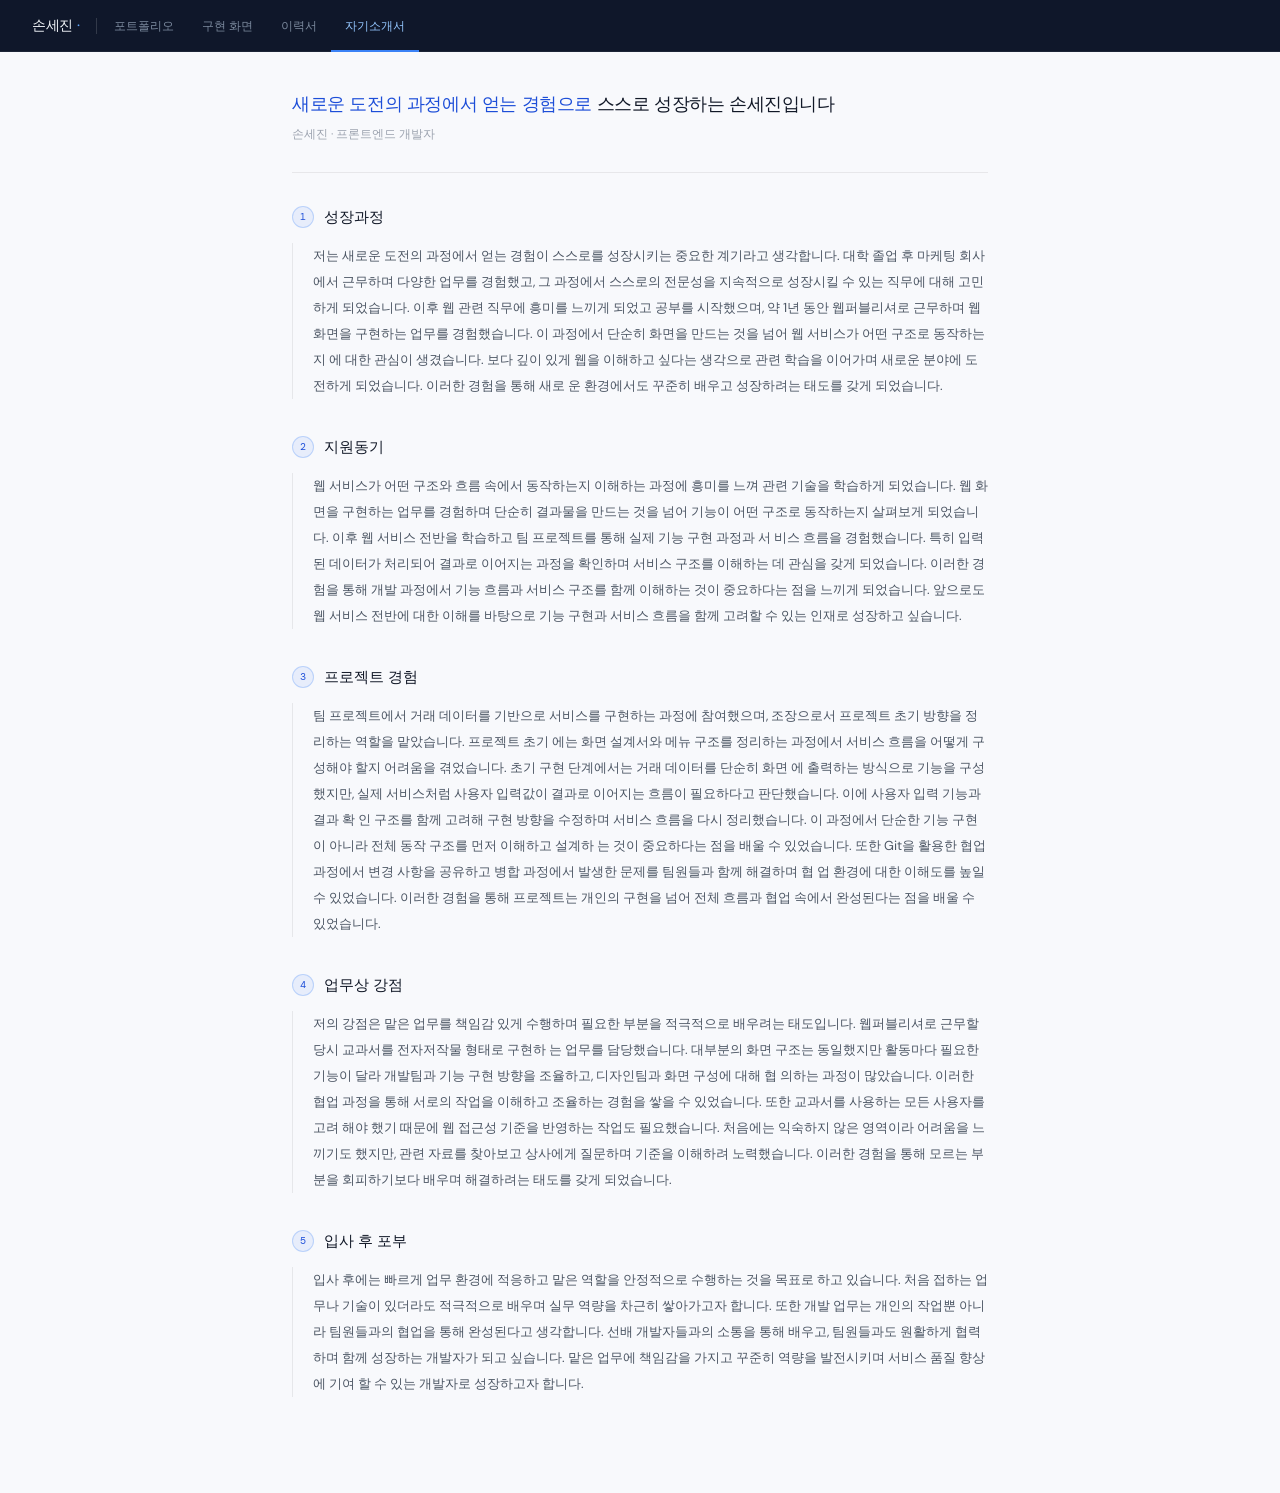
<file: cover-letter.html>
<!DOCTYPE html>
<html lang="ko">
<head>
<meta charset="UTF-8">
<meta name="viewport" content="width=device-width, initial-scale=1.0">
<title>손세진 · 자기소개서</title>
<link rel="icon" type="image/svg+xml" href="assets/favicon.svg">
<link rel="stylesheet" href="assets/nav.css">
<style>
.cover-wrap { max-width: 760px; margin: 0 auto; padding: 40px 32px 60px; }

.cover-top {
  padding-bottom: 28px; border-bottom: 0.5px solid var(--border); margin-bottom: 32px;
}
.cover-headline {
  font-size: 18px; font-weight: 300; color: var(--text);
  letter-spacing: -0.4px; line-height: 1.4; margin-bottom: 8px;
}
.cover-headline strong { font-weight: 500; color: var(--accent2); }
.cover-sub { font-size: 12px; color: var(--text3); }

.cover-item { margin-bottom: 36px; }
.cover-q {
  display: flex; align-items: center; gap: 10px; margin-bottom: 14px;
}
.cover-num {
  width: 22px; height: 22px; border-radius: 50%;
  background: var(--accent-dim); border: 0.5px solid rgba(79,142,247,0.3);
  display: flex; align-items: center; justify-content: center;
  font-family: var(--mono); font-size: 10px; color: var(--accent2);
  flex-shrink: 0;
}
.cover-q-title { font-size: 15px; font-weight: 500; color: var(--text); }
.cover-body {
  font-size: 13px; color: var(--text2); line-height: 2;
  padding-left: 32px;
  border-left: 1.5px solid var(--border);
  padding: 0 0 0 20px;
}
.cover-body p { margin-bottom: 12px; }
.cover-body p:last-child { margin-bottom: 0; }

@media (max-width: 768px) {
  .cover-wrap { padding: 28px 16px 40px; }
  .cover-headline { font-size: 16px; }
  .cover-body { font-size: 13px; }
}
</style>
</head>
<body>

<nav class="nav">
  <a href="index.html" class="nav-brand">손세진 <span>·</span></a>
  <div class="nav-sep"></div>
  <ul>
    <li><a href="index.html">포트폴리오</a></li>
    <li><a href="screens.html">구현 화면</a></li>
    <li><a href="resume.html">이력서</a></li>
    <li><a href="cover-letter.html" class="active">자기소개서</a></li>
  </ul>
</nav>

<div class="page">
<div class="cover-wrap">

  <div class="cover-top">
    <div class="cover-headline"><strong>새로운 도전의 과정에서 얻는 경험으로</strong> 스스로 성장하는 손세진입니다</div>
    <div class="cover-sub">손세진 · 프론트엔드 개발자</div>
  </div>

  <div class="cover-item">
    <div class="cover-q">
      <div class="cover-num">1</div>
      <div class="cover-q-title">성장과정</div>
    </div>
    <div class="cover-body">
      <p>저는 새로운 도전의 과정에서 얻는 경험이 스스로를 성장시키는 중요한 계기라고 생각합니다. 대학 졸업 후 마케팅 회사에서 근무하며 다양한 업무를 경험했고,
        그 과정에서 스스로의 전문성을 지속적으로 성장시킬 수 있는 직무에 대해 고민하게 되었습니다. 이후 웹 관련 직무에 흥미를 느끼게 되었고 공부를 시작했으며,
        약 1년 동안 웹퍼블리셔로 근무하며 웹 화면을 구현하는 업무를 경험했습니다. 이 과정에서 단순히 화면을 만드는 것을 넘어 웹 서비스가 어떤 구조로 동작하는지
        에 대한 관심이 생겼습니다. 보다 깊이 있게 웹을 이해하고 싶다는 생각으로 관련 학습을 이어가며 새로운 분야에 도전하게 되었습니다. 이러한 경험을 통해 새로
        운 환경에서도 꾸준히 배우고 성장하려는 태도를 갖게 되었습니다.
      </p>
    </div>
  </div>

  <div class="cover-item">
    <div class="cover-q">
      <div class="cover-num">2</div>
      <div class="cover-q-title">지원동기</div>
    </div>
    <div class="cover-body">
      <p>웹 서비스가 어떤 구조와 흐름 속에서 동작하는지 이해하는 과정에 흥미를 느껴 관련 기술을 학습하게 되었습니다. 웹 화면을 구현하는 업무를 경험하며 단순히
        결과물을 만드는 것을 넘어 기능이 어떤 구조로 동작하는지 살펴보게 되었습니다. 이후 웹 서비스 전반을 학습하고 팀 프로젝트를 통해 실제 기능 구현 과정과 서
        비스 흐름을 경험했습니다. 특히 입력된 데이터가 처리되어 결과로 이어지는 과정을 확인하며 서비스 구조를 이해하는 데 관심을 갖게 되었습니다. 이러한 경험을
        통해 개발 과정에서 기능 흐름과 서비스 구조를 함께 이해하는 것이 중요하다는 점을 느끼게 되었습니다. 앞으로도 웹 서비스 전반에 대한 이해를 바탕으로 기능
        구현과 서비스 흐름을 함께 고려할 수 있는 인재로 성장하고 싶습니다.
      </p>
    </div>
  </div>

  <div class="cover-item">
    <div class="cover-q">
      <div class="cover-num">3</div>
      <div class="cover-q-title">프로젝트 경험</div>
    </div>
    <div class="cover-body">
      <p>팀 프로젝트에서 거래 데이터를 기반으로 서비스를 구현하는 과정에 참여했으며, 조장으로서 프로젝트 초기 방향을 정리하는 역할을 맡았습니다. 프로젝트 초기
        에는 화면 설계서와 메뉴 구조를 정리하는 과정에서 서비스 흐름을 어떻게 구성해야 할지 어려움을 겪었습니다. 초기 구현 단계에서는 거래 데이터를 단순히 화면
        에 출력하는 방식으로 기능을 구성했지만, 실제 서비스처럼 사용자 입력값이 결과로 이어지는 흐름이 필요하다고 판단했습니다. 이에 사용자 입력 기능과 결과 확
        인 구조를 함께 고려해 구현 방향을 수정하며 서비스 흐름을 다시 정리했습니다. 이 과정에서 단순한 기능 구현이 아니라 전체 동작 구조를 먼저 이해하고 설계하
        는 것이 중요하다는 점을 배울 수 있었습니다. 또한 Git을 활용한 협업 과정에서 변경 사항을 공유하고 병합 과정에서 발생한 문제를 팀원들과 함께 해결하며 협
        업 환경에 대한 이해도를 높일 수 있었습니다. 이러한 경험을 통해 프로젝트는 개인의 구현을 넘어 전체 흐름과 협업 속에서 완성된다는 점을 배울 수 있었습니다.</p>
    </div>
  </div>

  <div class="cover-item">
    <div class="cover-q">
      <div class="cover-num">4</div>
      <div class="cover-q-title">업무상 강점</div>
    </div>
    <div class="cover-body">
      <p>저의 강점은 맡은 업무를 책임감 있게 수행하며 필요한 부분을 적극적으로 배우려는 태도입니다. 웹퍼블리셔로 근무할 당시 교과서를 전자저작물 형태로 구현하
        는 업무를 담당했습니다. 대부분의 화면 구조는 동일했지만 활동마다 필요한 기능이 달라 개발팀과 기능 구현 방향을 조율하고, 디자인팀과 화면 구성에 대해 협
        의하는 과정이 많았습니다. 이러한 협업 과정을 통해 서로의 작업을 이해하고 조율하는 경험을 쌓을 수 있었습니다. 또한 교과서를 사용하는 모든 사용자를 고려
        해야 했기 때문에 웹 접근성 기준을 반영하는 작업도 필요했습니다. 처음에는 익숙하지 않은 영역이라 어려움을 느끼기도 했지만, 관련 자료를 찾아보고 상사에게
        질문하며 기준을 이해하려 노력했습니다. 이러한 경험을 통해 모르는 부분을 회피하기보다 배우며 해결하려는 태도를 갖게 되었습니다.</p>
    </div>
  </div>

  <div class="cover-item">
    <div class="cover-q">
      <div class="cover-num">5</div>
      <div class="cover-q-title">입사 후 포부</div>
    </div>
    <div class="cover-body">
      <p>입사 후에는 빠르게 업무 환경에 적응하고 맡은 역할을 안정적으로 수행하는 것을 목표로 하고 있습니다. 처음 접하는 업무나 기술이 있더라도 적극적으로 배우며
        실무 역량을 차근히 쌓아가고자 합니다. 또한 개발 업무는 개인의 작업뿐 아니라 팀원들과의 협업을 통해 완성된다고 생각합니다. 선배 개발자들과의 소통을 통해
        배우고, 팀원들과도 원활하게 협력하며 함께 성장하는 개발자가 되고 싶습니다. 맡은 업무에 책임감을 가지고 꾸준히 역량을 발전시키며 서비스 품질 향상에 기여
        할 수 있는 개발자로 성장하고자 합니다.</p>
    </div>
  </div>

</div>
</div>
</body>
</html>
</file>
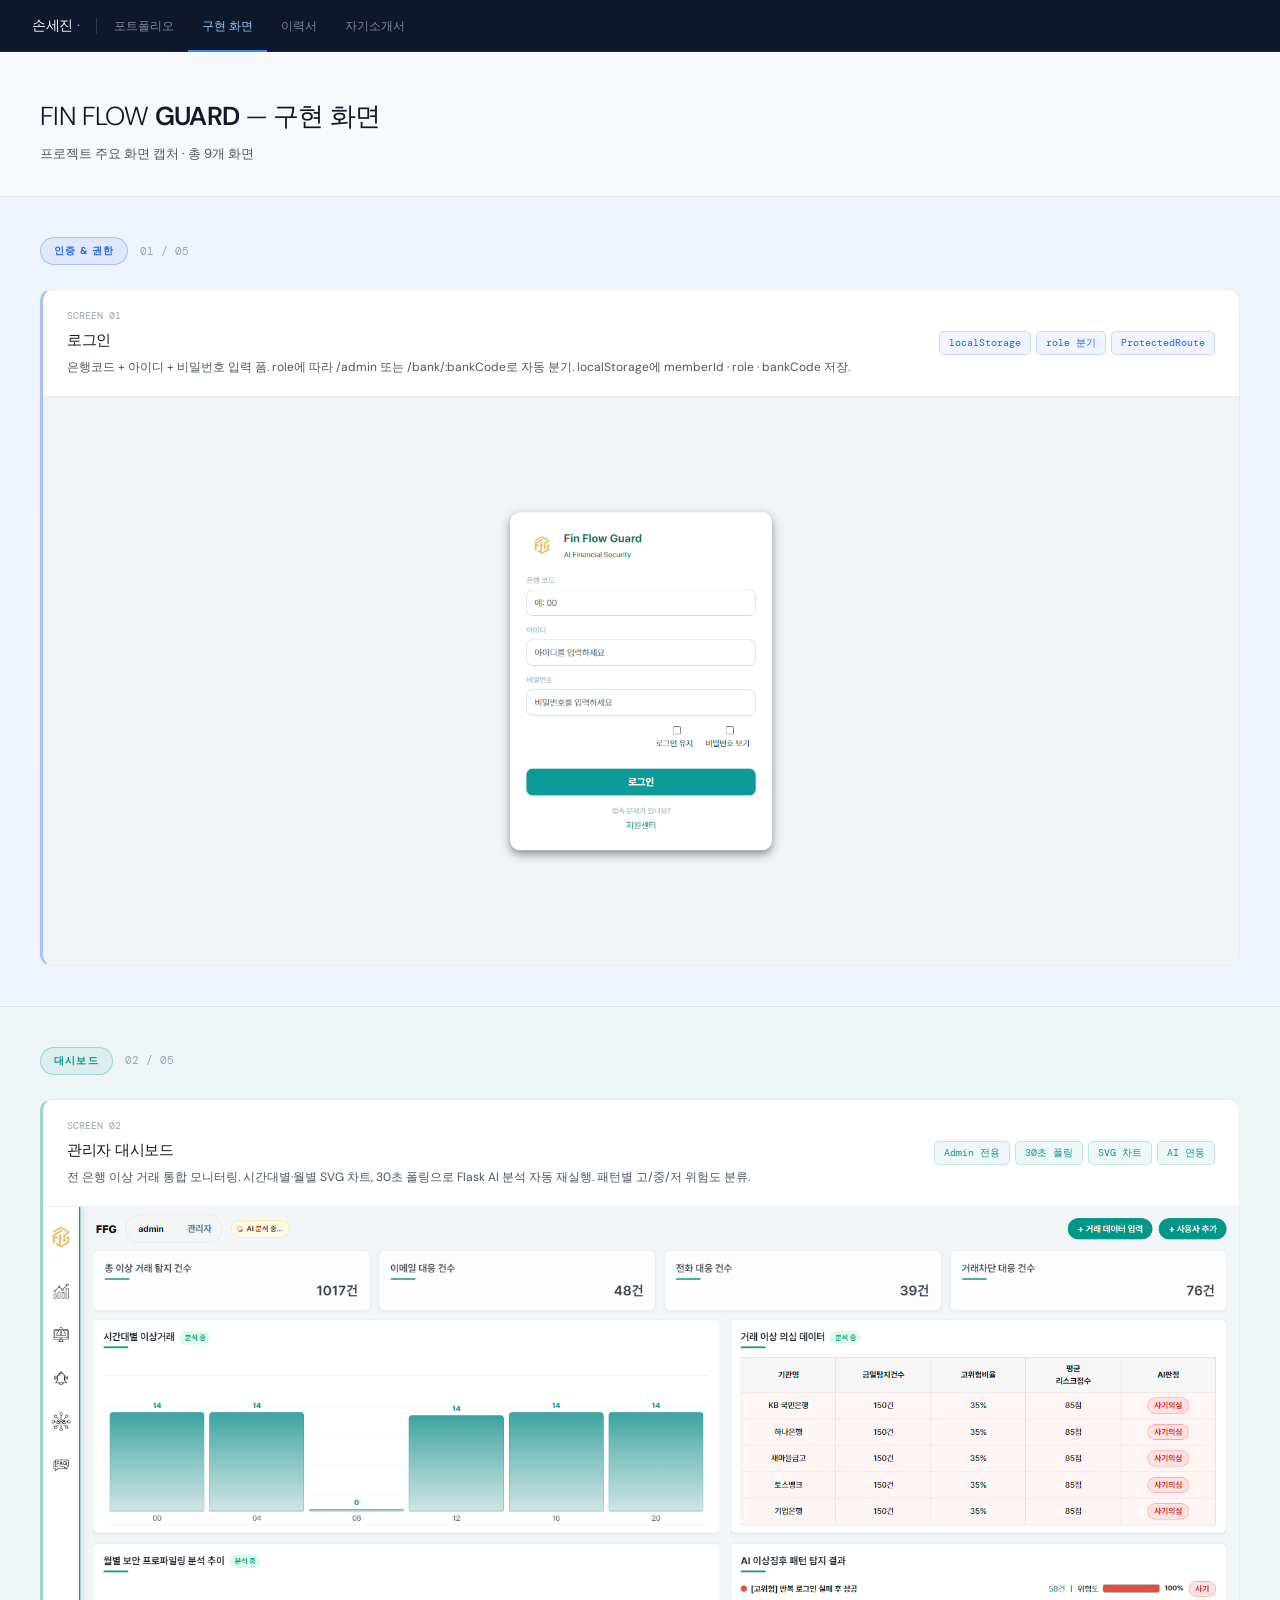
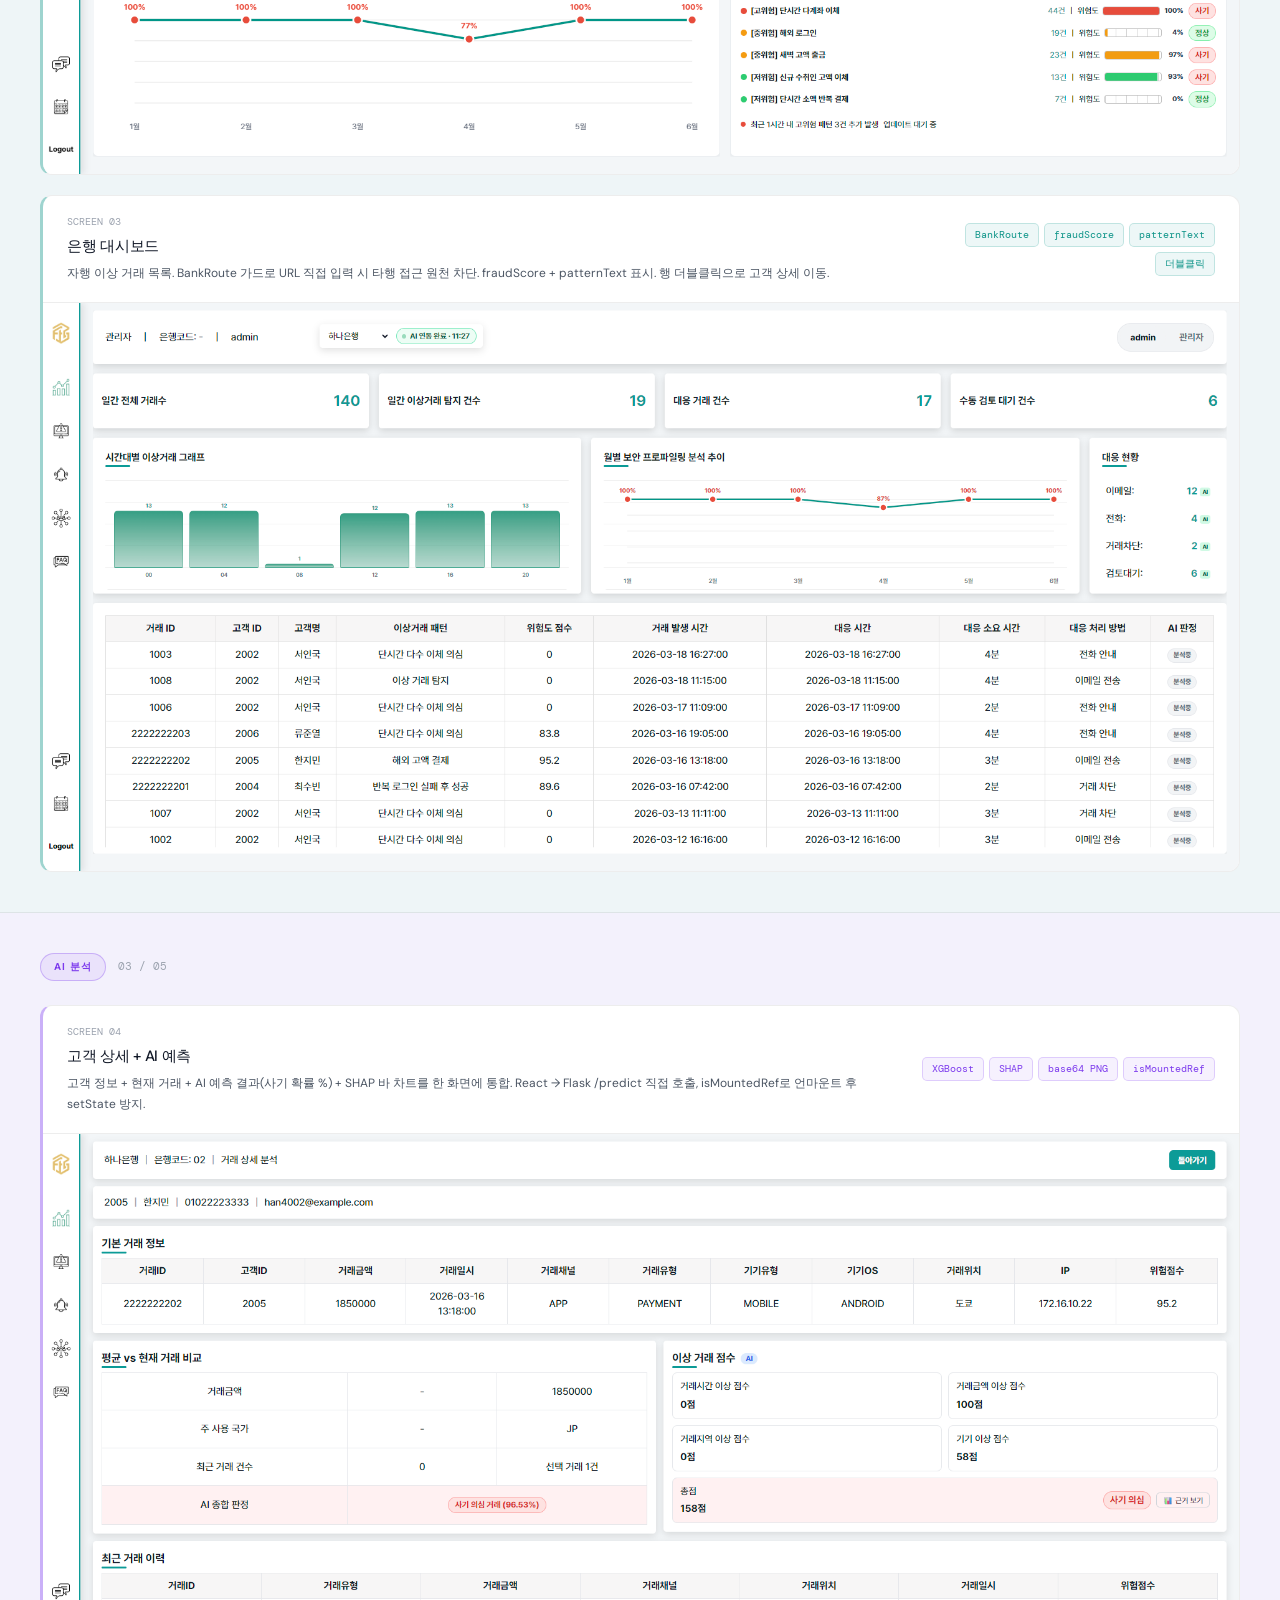
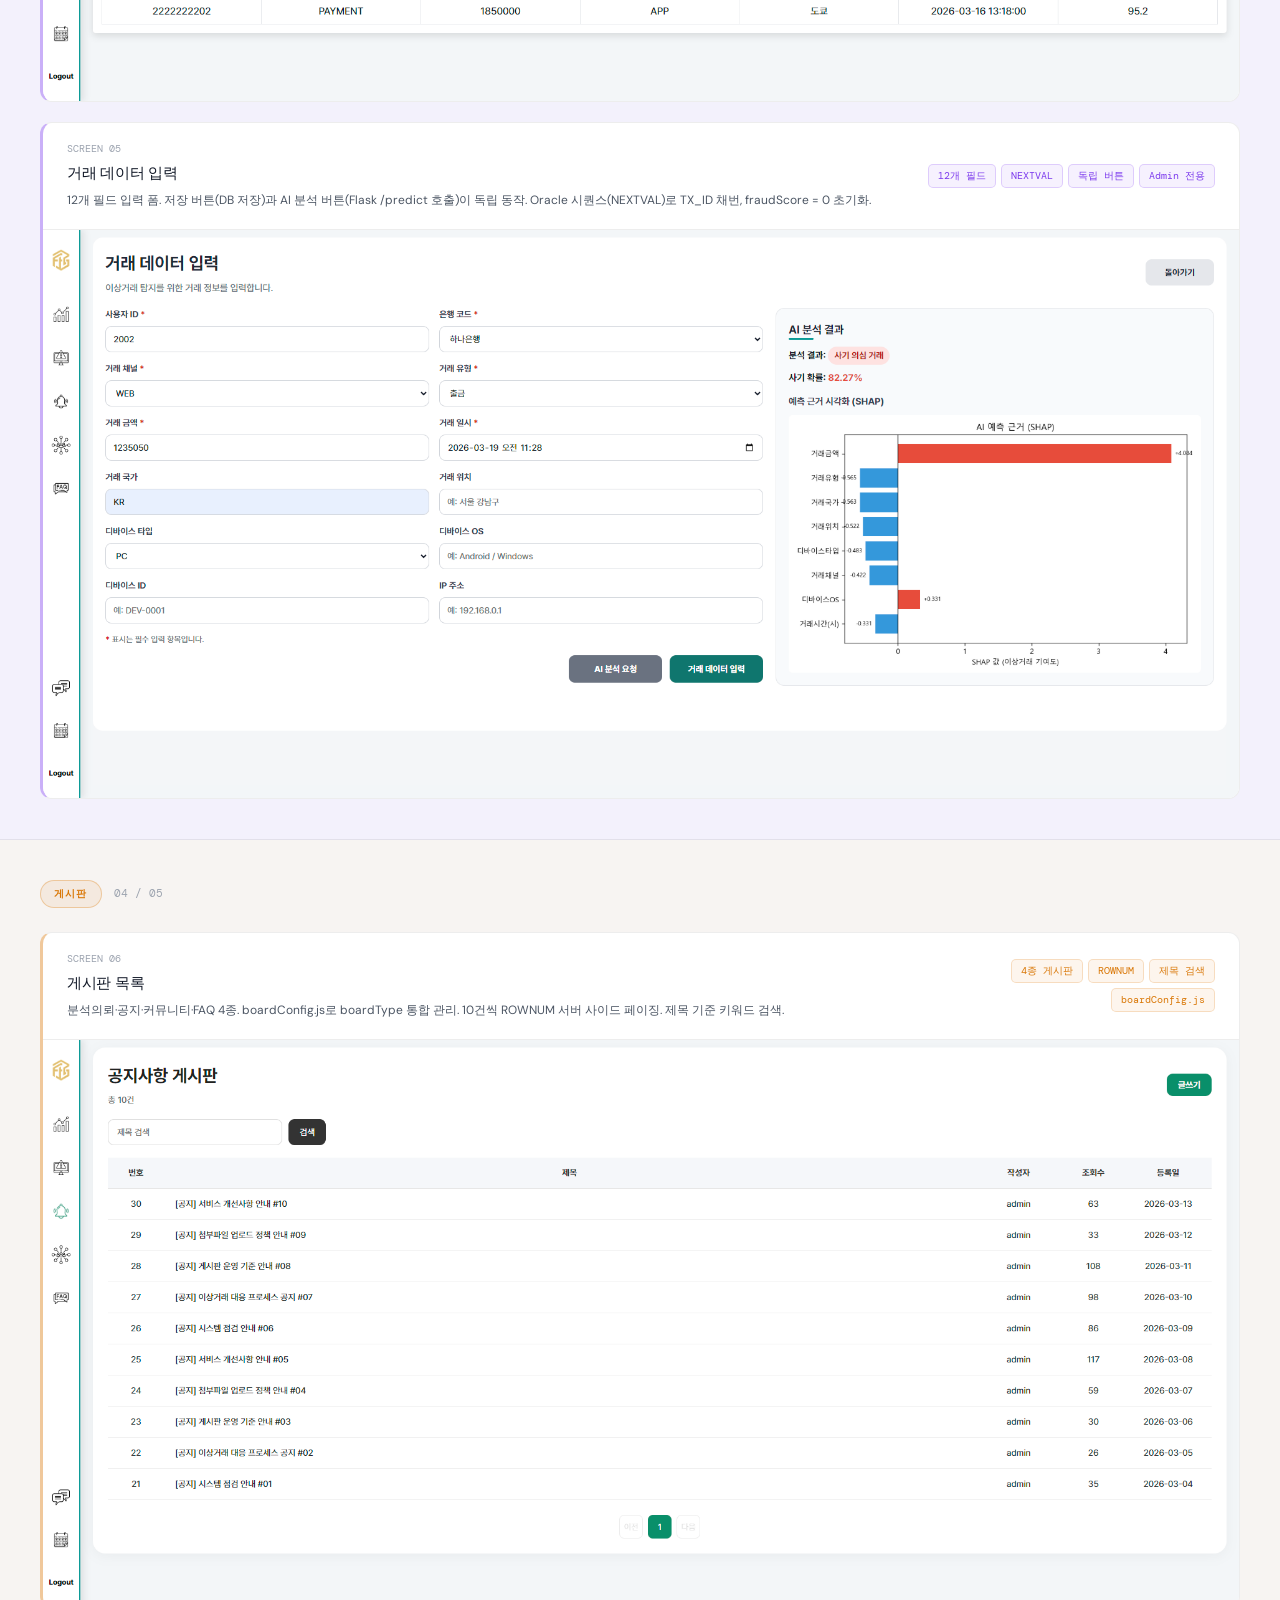
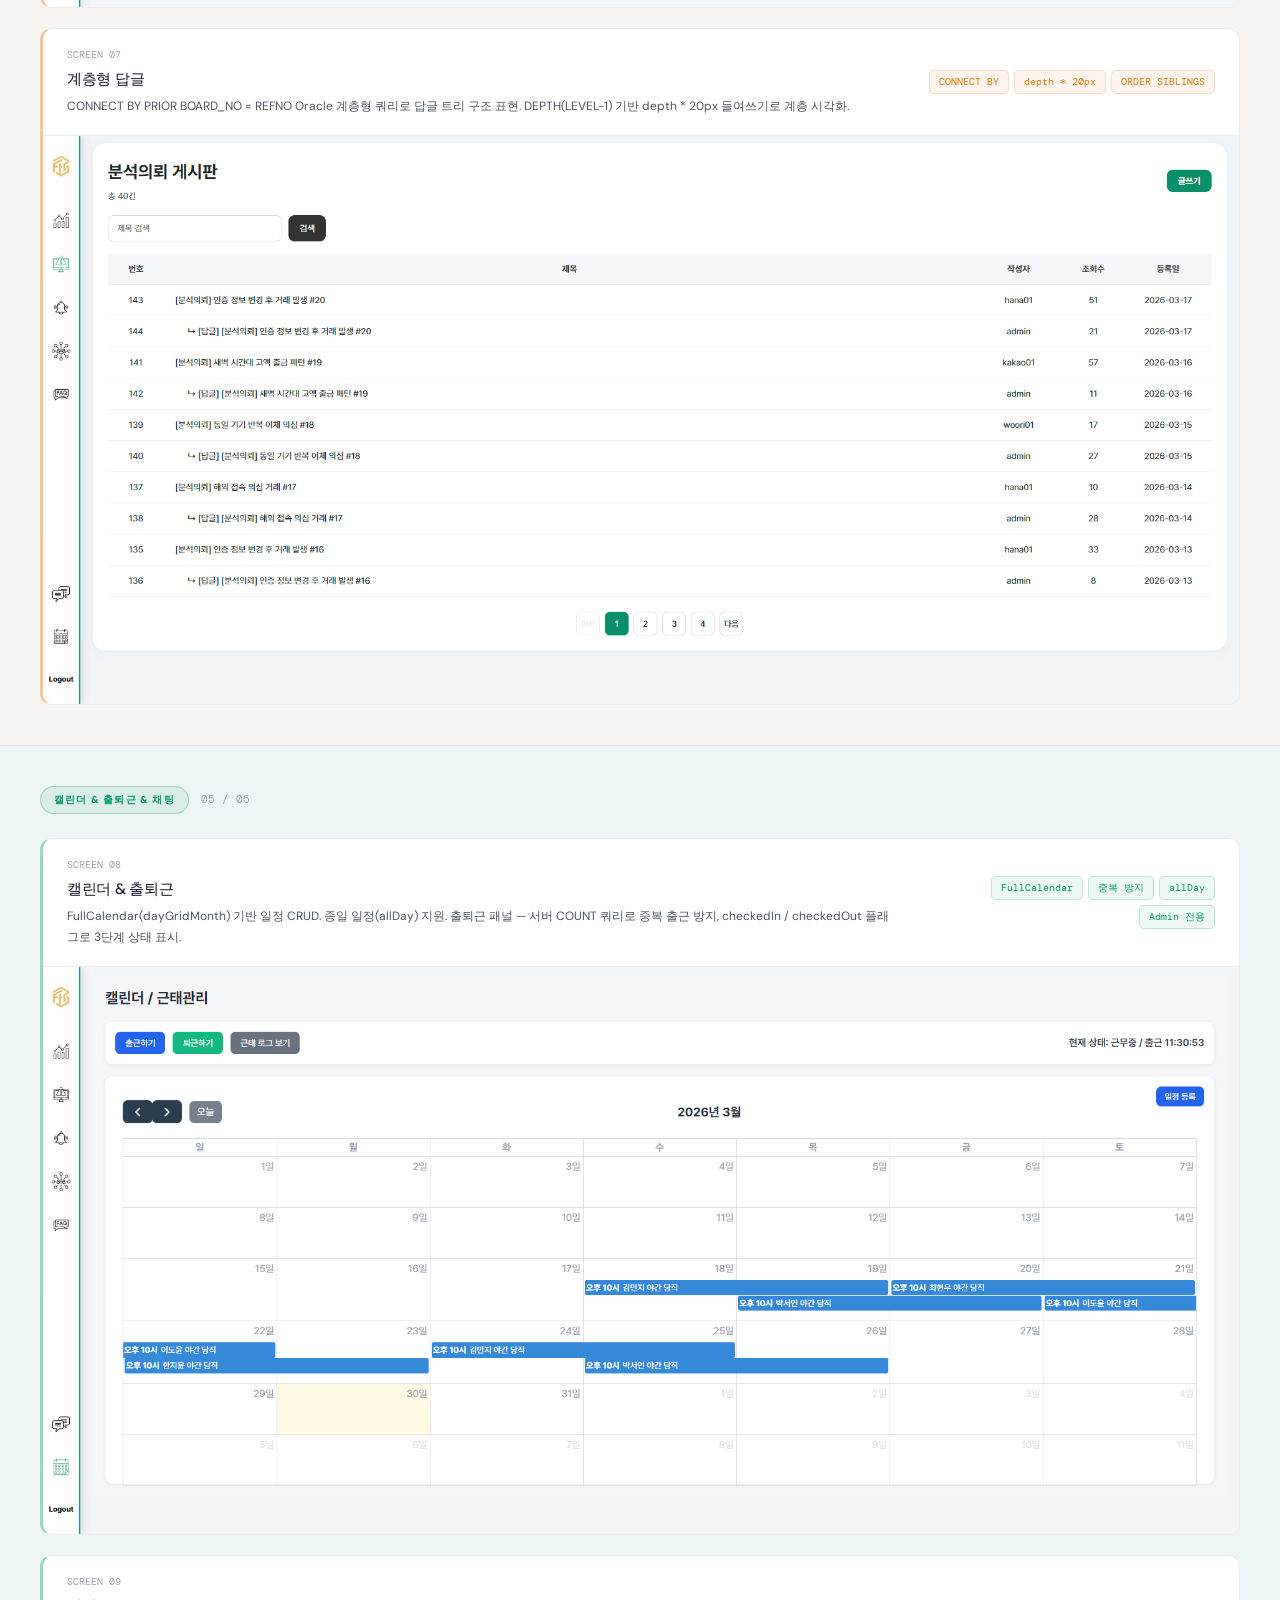
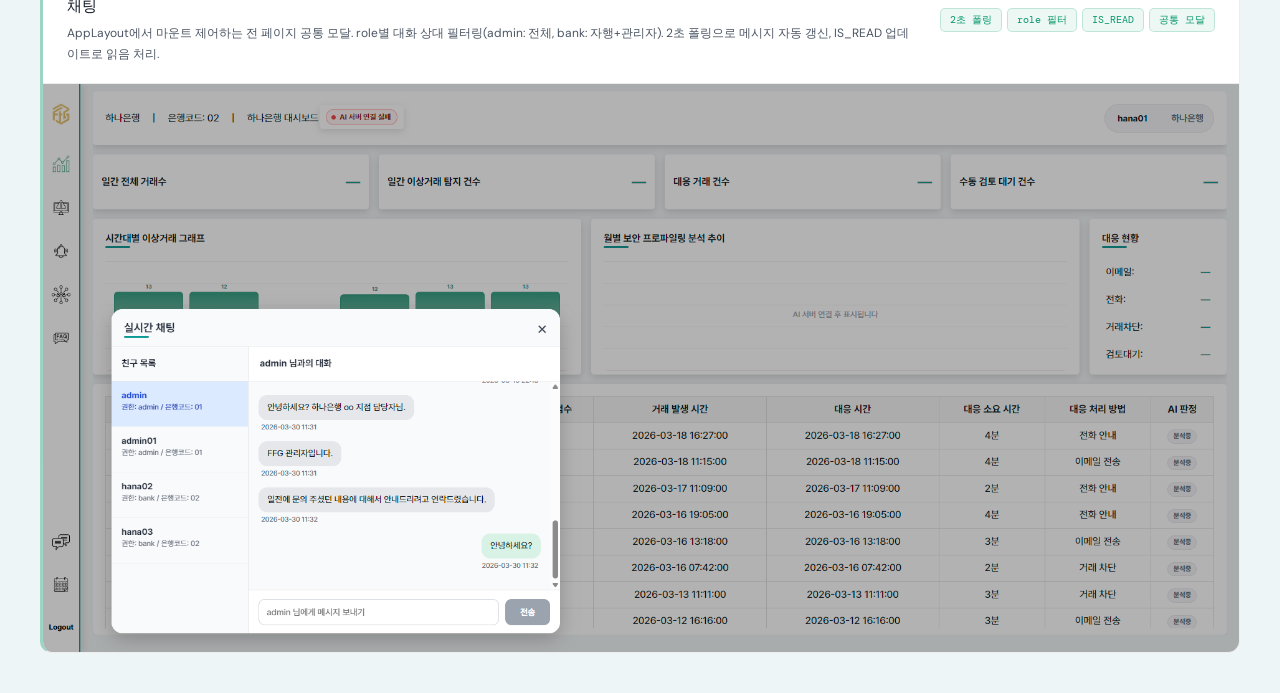
<file: screens.html>
<!DOCTYPE html>
<html lang="ko">
<head>
<meta charset="UTF-8">
<meta name="viewport" content="width=device-width, initial-scale=1.0">
<title>손세진 · 구현 화면</title>
<link rel="icon" type="image/svg+xml" href="assets/favicon.svg">
<link rel="stylesheet" href="assets/nav.css">
<style>

:root {
  --c-auth:  #2563eb;
  --c-dash:  #0d9488;
  --c-ai:    #7c3aed;
  --c-board: #d97706;
  --c-etc:   #059669;
}

.page-header {
  padding: 44px 40px 32px;
  border-bottom: 0.5px solid var(--border);
}
.page-header h1 { font-size: 26px; font-weight: 300; color: var(--text); letter-spacing: -0.6px; margin-bottom: 6px; }
.page-header h1 strong { font-weight: 600; }
.page-header p { font-size: 13px; color: var(--text2); }

/* ── 섹션 ── */
.screen-section { padding: 40px; border-bottom: 0.5px solid var(--border); }
.screen-section:last-child { border-bottom: none; }

.sec-auth  { background: rgba(37,99,235,0.04); }
.sec-dash  { background: rgba(13,148,136,0.04); }
.sec-ai    { background: rgba(124,58,237,0.04); }
.sec-board { background: rgba(217,119,6,0.04); }
.sec-etc   { background: rgba(5,150,105,0.04); }

.sec-header { display: flex; align-items: center; gap: 12px; margin-bottom: 24px; }
.sec-badge {
  font-size: 10px; font-weight: 700; letter-spacing: 0.12em;
  text-transform: uppercase; padding: 5px 13px; border-radius: 99px; border: 1px solid;
}
.sec-auth  .sec-badge { color: var(--c-auth);  background: rgba(37,99,235,0.08);  border-color: rgba(37,99,235,0.3); }
.sec-dash  .sec-badge { color: var(--c-dash);  background: rgba(13,148,136,0.08); border-color: rgba(13,148,136,0.3); }
.sec-ai    .sec-badge { color: var(--c-ai);    background: rgba(124,58,237,0.08); border-color: rgba(124,58,237,0.3); }
.sec-board .sec-badge { color: var(--c-board); background: rgba(217,119,6,0.08);  border-color: rgba(217,119,6,0.3); }
.sec-etc   .sec-badge { color: var(--c-etc);   background: rgba(5,150,105,0.08);  border-color: rgba(5,150,105,0.3); }
.sec-count { font-size: 11px; color: var(--text3); font-family: var(--mono); }

/* ── 카드 ── */
.screen-card {
  background: var(--surface);
  border: 0.5px solid var(--border);
  border-radius: 12px;
  overflow: hidden;
  margin-bottom: 20px;
  transition: box-shadow .2s, border-color .2s;
}
.screen-card:last-child { margin-bottom: 0; }
.screen-card:hover { box-shadow: 0 6px 24px rgba(0,0,0,0.08); border-color: var(--border2); }

.sec-auth  .screen-card { border-left: 3px solid rgba(37,99,235,0.4); }
.sec-dash  .screen-card { border-left: 3px solid rgba(13,148,136,0.4); }
.sec-ai    .screen-card { border-left: 3px solid rgba(124,58,237,0.4); }
.sec-board .screen-card { border-left: 3px solid rgba(217,119,6,0.4); }
.sec-etc   .screen-card { border-left: 3px solid rgba(5,150,105,0.4); }

/* ── 정보 영역 (이미지 위) ── */
.screen-info {
  display: flex; align-items: flex-start;
  justify-content: space-between; gap: 20px;
  padding: 18px 24px;
  border-bottom: 0.5px solid var(--border);
}
.screen-info-left { flex: 1; min-width: 0; }
.screen-info-right {
  display: flex; flex-wrap: wrap; gap: 5px;
  justify-content: flex-end;
  flex-shrink: 0; max-width: 300px; align-self: center;
}

.screen-num { font-size: 10px; font-family: var(--mono); color: var(--text3); margin-bottom: 4px; }
.screen-name { font-size: 15px; font-weight: 500; color: var(--text); letter-spacing: -0.3px; margin-bottom: 5px; }
.screen-desc { font-size: 12px; color: var(--text2); line-height: 1.75; }

/* ── 태그 ── */
.screen-tag { font-size: 10px; padding: 3px 9px; border-radius: 5px; font-family: var(--mono); white-space: nowrap; border: 0.5px solid; }
.sec-auth  .screen-tag { color: var(--c-auth);  background: rgba(37,99,235,0.07);  border-color: rgba(37,99,235,0.2); }
.sec-dash  .screen-tag { color: var(--c-dash);  background: rgba(13,148,136,0.07); border-color: rgba(13,148,136,0.2); }
.sec-ai    .screen-tag { color: var(--c-ai);    background: rgba(124,58,237,0.07); border-color: rgba(124,58,237,0.2); }
.sec-board .screen-tag { color: var(--c-board); background: rgba(217,119,6,0.07);  border-color: rgba(217,119,6,0.2); }
.sec-etc   .screen-tag { color: var(--c-etc);   background: rgba(5,150,105,0.07);  border-color: rgba(5,150,105,0.2); }

/* ── 이미지 (정보 아래) ── */
.screen-img { width: 100%; line-height: 0; background: var(--bg3); }
.screen-img img { width: 100%; height: auto; display: block; }

@media (max-width: 768px) {
  .page-header { padding: 32px 20px 24px; }
  .screen-section { padding: 28px 20px; }
  .screen-info { flex-direction: column; gap: 12px; }
  .screen-info-right { justify-content: flex-start; max-width: 100%; }
}
</style>
</head>
<body>

<nav class="nav">
  <a href="index.html" class="nav-brand">손세진 <span>·</span></a>
  <div class="nav-sep"></div>
  <ul>
    <li><a href="index.html">포트폴리오</a></li>
    <li><a href="screens.html" class="active">구현 화면</a></li>
    <li><a href="resume.html">이력서</a></li>
    <li><a href="cover-letter.html">자기소개서</a></li>
  </ul>
</nav>

<div class="page">
  <div class="page-header">
    <h1>FIN FLOW <strong>GUARD</strong> — 구현 화면</h1>
    <p>프로젝트 주요 화면 캡처 · 총 9개 화면</p>
  </div>

  <div class="screen-section sec-auth">
    <div class="sec-header">
      <span class="sec-badge">인증 &amp; 권한</span>
      <span class="sec-count">01 / 05</span>
    </div>
    <div class="screen-card">
      <div class="screen-info">
        <div class="screen-info-left">
          <div class="screen-num">SCREEN 01</div>
          <div class="screen-name">로그인</div>
          <div class="screen-desc">은행코드 + 아이디 + 비밀번호 입력 폼. role에 따라 /admin 또는 /bank/:bankCode로 자동 분기. localStorage에 memberId · role · bankCode 저장.</div>
        </div>
        <div class="screen-info-right">
          <span class="screen-tag">localStorage</span><span class="screen-tag">role 분기</span><span class="screen-tag">ProtectedRoute</span>
        </div>
      </div>
      <div class="screen-img">
        <img src="assets/screenshots/login.png" alt="로그인 화면">
      </div>
    </div>
  </div>

  <div class="screen-section sec-dash">
    <div class="sec-header">
      <span class="sec-badge">대시보드</span>
      <span class="sec-count">02 / 05</span>
    </div>
    <div class="screen-card">
      <div class="screen-info">
        <div class="screen-info-left">
          <div class="screen-num">SCREEN 02</div>
          <div class="screen-name">관리자 대시보드</div>
          <div class="screen-desc">전 은행 이상 거래 통합 모니터링. 시간대별·월별 SVG 차트, 30초 폴링으로 Flask AI 분석 자동 재실행. 패턴별 고/중/저 위험도 분류.</div>
        </div>
        <div class="screen-info-right">
          <span class="screen-tag">Admin 전용</span><span class="screen-tag">30초 폴링</span><span class="screen-tag">SVG 차트</span><span class="screen-tag">AI 연동</span>
        </div>
      </div>
      <div class="screen-img">
        <img src="assets/screenshots/admin-dashboard.png" alt="관리자 대시보드">
      </div>
    </div>
    <div class="screen-card">
      <div class="screen-info">
        <div class="screen-info-left">
          <div class="screen-num">SCREEN 03</div>
          <div class="screen-name">은행 대시보드</div>
          <div class="screen-desc">자행 이상 거래 목록. BankRoute 가드로 URL 직접 입력 시 타행 접근 원천 차단. fraudScore + patternText 표시. 행 더블클릭으로 고객 상세 이동.</div>
        </div>
        <div class="screen-info-right">
          <span class="screen-tag">BankRoute</span><span class="screen-tag">fraudScore</span><span class="screen-tag">patternText</span><span class="screen-tag">더블클릭</span>
        </div>
      </div>
      <div class="screen-img">
        <img src="assets/screenshots/bank-dashboard.png" alt="은행 대시보드">
      </div>
    </div>
  </div>

  <div class="screen-section sec-ai">
    <div class="sec-header">
      <span class="sec-badge">AI 분석</span>
      <span class="sec-count">03 / 05</span>
    </div>
    <div class="screen-card">
      <div class="screen-info">
        <div class="screen-info-left">
          <div class="screen-num">SCREEN 04</div>
          <div class="screen-name">고객 상세 + AI 예측</div>
          <div class="screen-desc">고객 정보 + 현재 거래 + AI 예측 결과(사기 확률 %) + SHAP 바 차트를 한 화면에 통합. React → Flask /predict 직접 호출, isMountedRef로 언마운트 후 setState 방지.</div>
        </div>
        <div class="screen-info-right">
          <span class="screen-tag">XGBoost</span><span class="screen-tag">SHAP</span><span class="screen-tag">base64 PNG</span><span class="screen-tag">isMountedRef</span>
        </div>
      </div>
      <div class="screen-img">
        <img src="assets/screenshots/customer-detail.png" alt="고객 상세 페이지">
      </div>
    </div>
    <div class="screen-card">
      <div class="screen-info">
        <div class="screen-info-left">
          <div class="screen-num">SCREEN 05</div>
          <div class="screen-name">거래 데이터 입력</div>
          <div class="screen-desc">12개 필드 입력 폼. 저장 버튼(DB 저장)과 AI 분석 버튼(Flask /predict 호출)이 독립 동작. Oracle 시퀀스(NEXTVAL)로 TX_ID 채번, fraudScore = 0 초기화.</div>
        </div>
        <div class="screen-info-right">
          <span class="screen-tag">12개 필드</span><span class="screen-tag">NEXTVAL</span><span class="screen-tag">독립 버튼</span><span class="screen-tag">Admin 전용</span>
        </div>
      </div>
      <div class="screen-img">
        <img src="assets/screenshots/tx-input.png" alt="거래 데이터 입력">
      </div>
    </div>
  </div>

  <div class="screen-section sec-board">
    <div class="sec-header">
      <span class="sec-badge">게시판</span>
      <span class="sec-count">04 / 05</span>
    </div>
    <div class="screen-card">
      <div class="screen-info">
        <div class="screen-info-left">
          <div class="screen-num">SCREEN 06</div>
          <div class="screen-name">게시판 목록</div>
          <div class="screen-desc">분석의뢰·공지·커뮤니티·FAQ 4종. boardConfig.js로 boardType 통합 관리. 10건씩 ROWNUM 서버 사이드 페이징. 제목 기준 키워드 검색.</div>
        </div>
        <div class="screen-info-right">
          <span class="screen-tag">4종 게시판</span><span class="screen-tag">ROWNUM</span><span class="screen-tag">제목 검색</span><span class="screen-tag">boardConfig.js</span>
        </div>
      </div>
      <div class="screen-img">
        <img src="assets/screenshots/board-list.png" alt="게시판 목록">
      </div>
    </div>
    <div class="screen-card">
      <div class="screen-info">
        <div class="screen-info-left">
          <div class="screen-num">SCREEN 07</div>
          <div class="screen-name">계층형 답글</div>
          <div class="screen-desc">CONNECT BY PRIOR BOARD_NO = REFNO Oracle 계층형 쿼리로 답글 트리 구조 표현. DEPTH(LEVEL-1) 기반 depth * 20px 들여쓰기로 계층 시각화.</div>
        </div>
        <div class="screen-info-right">
          <span class="screen-tag">CONNECT BY</span><span class="screen-tag">depth * 20px</span><span class="screen-tag">ORDER SIBLINGS</span>
        </div>
      </div>
      <div class="screen-img">
        <img src="assets/screenshots/board-reply.png" alt="계층형 답글">
      </div>
    </div>
  </div>

  <div class="screen-section sec-etc">
    <div class="sec-header">
      <span class="sec-badge">캘린더 &amp; 출퇴근 &amp; 채팅</span>
      <span class="sec-count">05 / 05</span>
    </div>
    <div class="screen-card">
      <div class="screen-info">
        <div class="screen-info-left">
          <div class="screen-num">SCREEN 08</div>
          <div class="screen-name">캘린더 &amp; 출퇴근</div>
          <div class="screen-desc">FullCalendar(dayGridMonth) 기반 일정 CRUD. 종일 일정(allDay) 지원. 출퇴근 패널 — 서버 COUNT 쿼리로 중복 출근 방지, checkedIn / checkedOut 플래그로 3단계 상태 표시.</div>
        </div>
        <div class="screen-info-right">
          <span class="screen-tag">FullCalendar</span><span class="screen-tag">중복 방지</span><span class="screen-tag">allDay</span><span class="screen-tag">Admin 전용</span>
        </div>
      </div>
      <div class="screen-img">
        <img src="assets/screenshots/scheduler.png" alt="캘린더 & 출퇴근">
      </div>
    </div>
    <div class="screen-card">
      <div class="screen-info">
        <div class="screen-info-left">
          <div class="screen-num">SCREEN 09</div>
          <div class="screen-name">채팅</div>
          <div class="screen-desc">AppLayout에서 마운트 제어하는 전 페이지 공통 모달. role별 대화 상대 필터링(admin: 전체, bank: 자행+관리자). 2초 폴링으로 메시지 자동 갱신, IS_READ 업데이트로 읽음 처리.</div>
        </div>
        <div class="screen-info-right">
          <span class="screen-tag">2초 폴링</span><span class="screen-tag">role 필터</span><span class="screen-tag">IS_READ</span><span class="screen-tag">공통 모달</span>
        </div>
      </div>
      <div class="screen-img">
        <img src="assets/screenshots/chat.png" alt="채팅">
      </div>
    </div>
  </div>

</div>
</body>
</html>
</file>
<file: assets/nav.css>
@import url('https://fonts.googleapis.com/css2?family=DM+Sans:wght@300;400;500&family=DM+Mono:wght@400;500&display=swap');

:root {
  /* 배경 */
  --bg:       #f8f9fc;
  --bg2:      #ffffff;
  --bg3:      #f1f3f8;
  --surface:  #ffffff;
  --surface2: #f4f5f9;

  /* 테두리 */
  --border:   rgba(0,0,0,0.07);
  --border2:  rgba(0,0,0,0.13);

  /* 텍스트 */
  --text:     #111827;
  --text2:    #4b5563;
  --text3:    #9ca3af;

  /* 액센트 */
  --accent:     #2563eb;
  --accent2:    #1d4ed8;
  --accent-dim: rgba(37,99,235,0.08);

  /* 시맨틱 */
  --green:      #059669;
  --green-dim:  rgba(5,150,105,0.08);
  --amber:      #d97706;
  --amber-dim:  rgba(217,119,6,0.08);
  --red:        #dc2626;
  --red-dim:    rgba(220,38,38,0.08);
  --purple:     #7c3aed;
  --purple-dim: rgba(124,58,237,0.08);
  --teal:       #0d9488;
  --teal-dim:   rgba(13,148,136,0.08);

  --radius:    10px;
  --radius-sm: 6px;
  --font: 'DM Sans', sans-serif;
  --mono: 'DM Mono', monospace;
}

* { box-sizing: border-box; margin: 0; padding: 0; }

body {
  background: var(--bg);
  color: var(--text);
  font-family: var(--font);
  font-size: 15px;
  line-height: 1.6;
  min-height: 100vh;
}

/* ── NAV (네비만 짙은 다크) ── */
.nav {
  position: fixed; top: 0; left: 0; right: 0; z-index: 200;
  height: 52px;
  background: #0f172a;
  border-bottom: 1px solid rgba(255,255,255,0.06);
  display: flex; align-items: center;
  padding: 0 32px;
}
.nav-brand {
  font-size: 14px; font-weight: 500;
  color: #f1f5f9;
  text-decoration: none;
  letter-spacing: -0.3px;
  margin-right: 12px;
  white-space: nowrap;
}
.nav-brand span { color: #60a5fa; }
.nav-sep { width: 0.5px; height: 16px; background: rgba(255,255,255,0.15); margin: 0 4px; }
.nav ul { list-style: none; display: flex; align-items: center; gap: 0; }
.nav ul li a {
  display: block;
  font-size: 12px; font-weight: 400;
  color: rgba(180,196,218,0.65);
  text-decoration: none;
  padding: 0 14px;
  height: 52px; line-height: 52px;
  border-bottom: 2px solid transparent;
  transition: color .15s, border-color .15s;
  white-space: nowrap;
}
.nav ul li a:hover  { color: #cbd5e1; }
.nav ul li a.active { color: #93c5fd; border-bottom-color: #3b82f6; }

/* ── LAYOUT ── */
.page { padding-top: 52px; }
.inner { padding: 0 40px; }

/* ── RESPONSIVE ── */
@media (max-width: 1020px) {
  .page { padding: 72px 20px 60px; }
  .inner { padding: 0 20px; }
}
@media (max-width: 768px) {
  .page { padding: 64px 0 40px; }
  .inner { padding: 0 16px; }
  .nav { padding: 0 16px; }
  .nav-brand { font-size: 13px; margin-right: 8px; }
  .nav ul li a { padding: 0 9px; font-size: 11px; }
}

/* ── SECTION LABEL ── */
.sec-label {
  font-size: 10px; font-weight: 500;
  color: var(--text3);
  letter-spacing: 0.1em;
  text-transform: uppercase;
  margin: 32px 0 10px;
}
.sec-label.first { margin-top: 0; }

/* ── DIVIDER ── */
.divider { height: 1px; background: var(--border); margin: 28px 0; }

/* ── SCROLLBAR ── */
::-webkit-scrollbar { width: 4px; }
::-webkit-scrollbar-track { background: transparent; }
::-webkit-scrollbar-thumb { background: #d1d5db; border-radius: 2px; }
</file>
